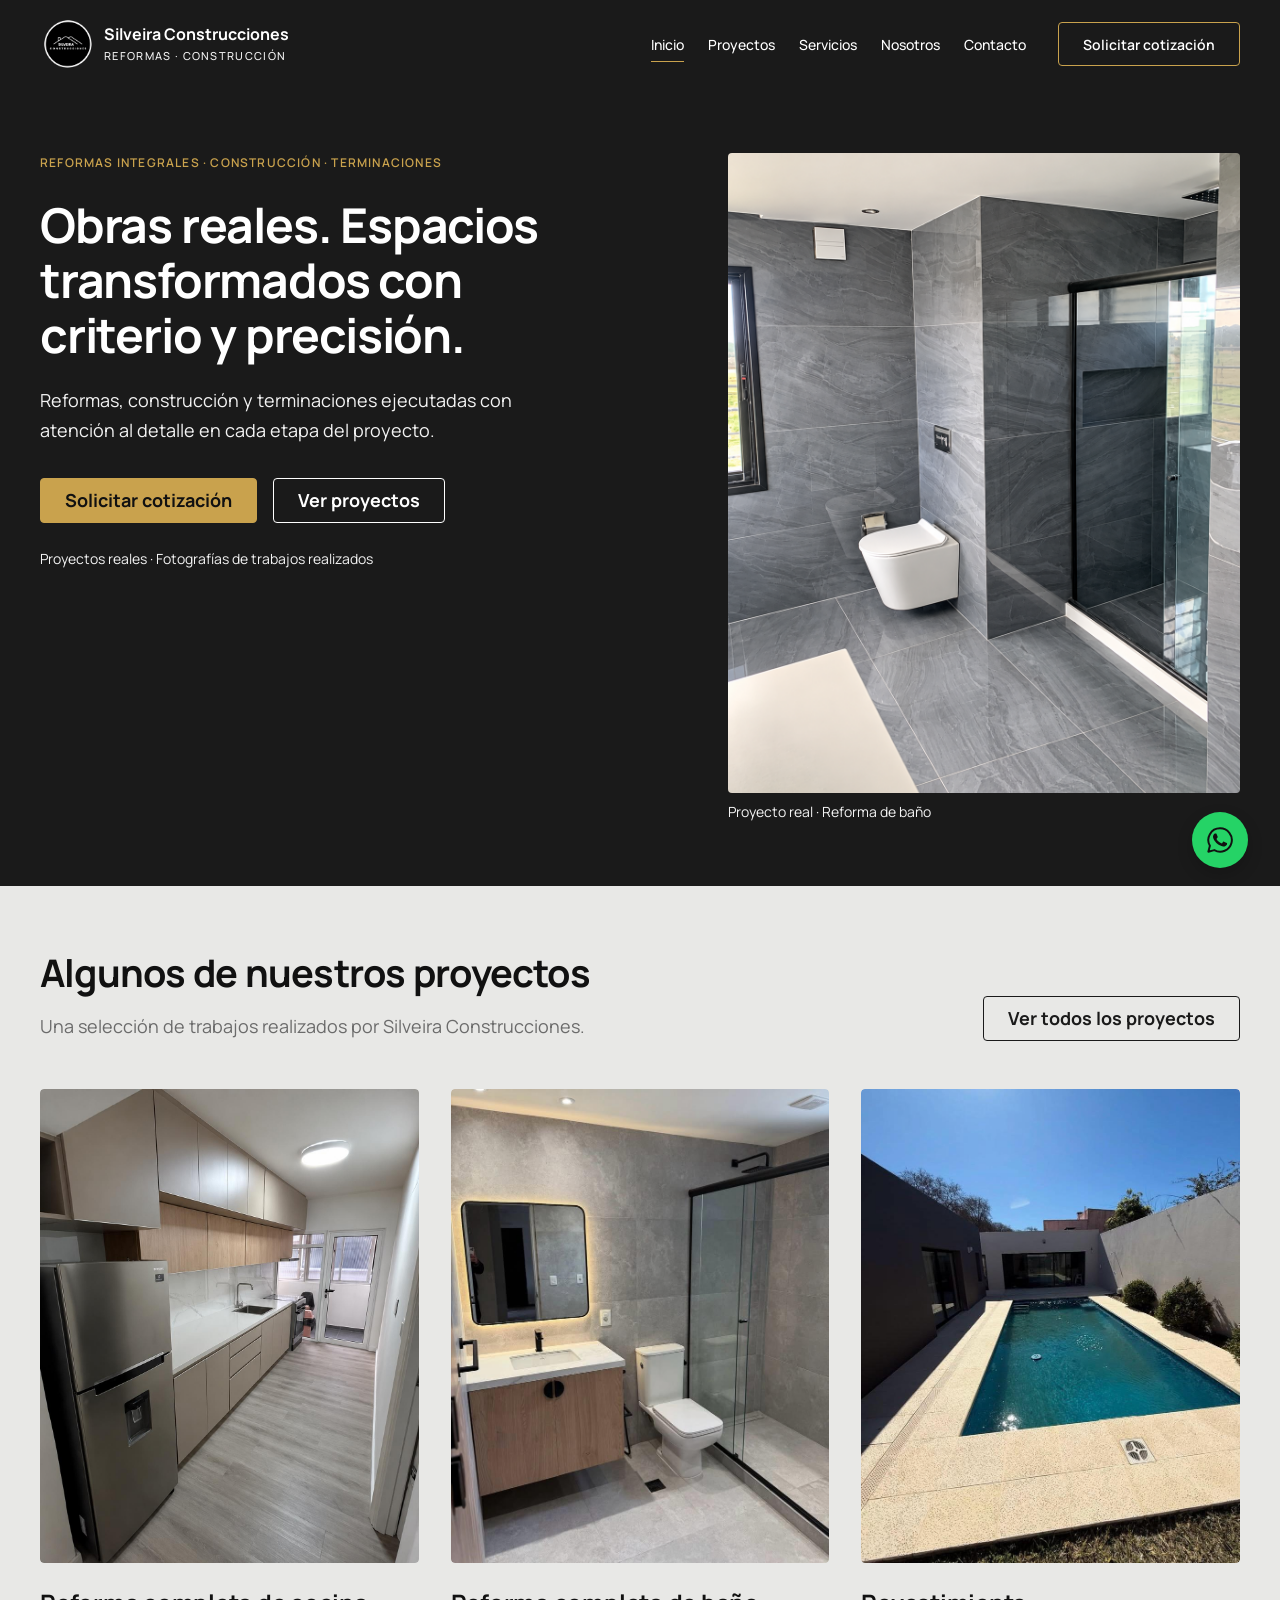
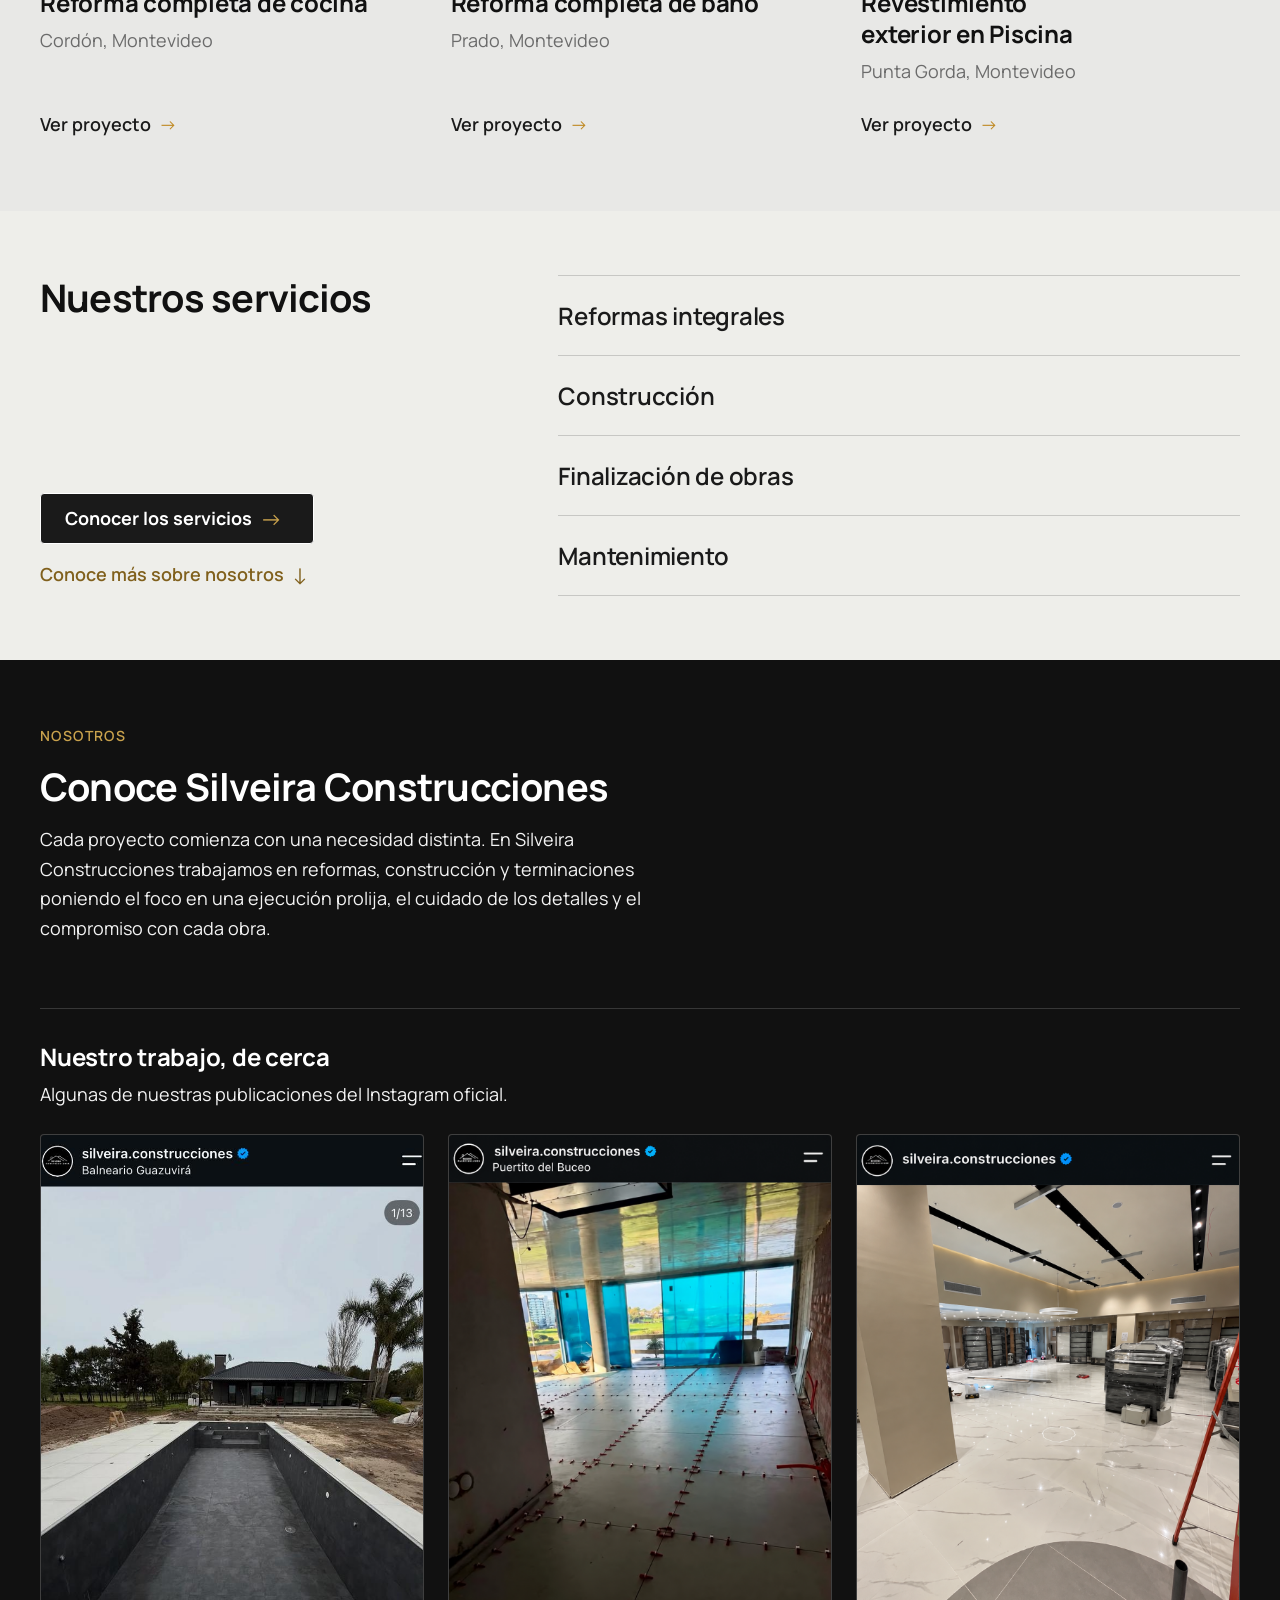
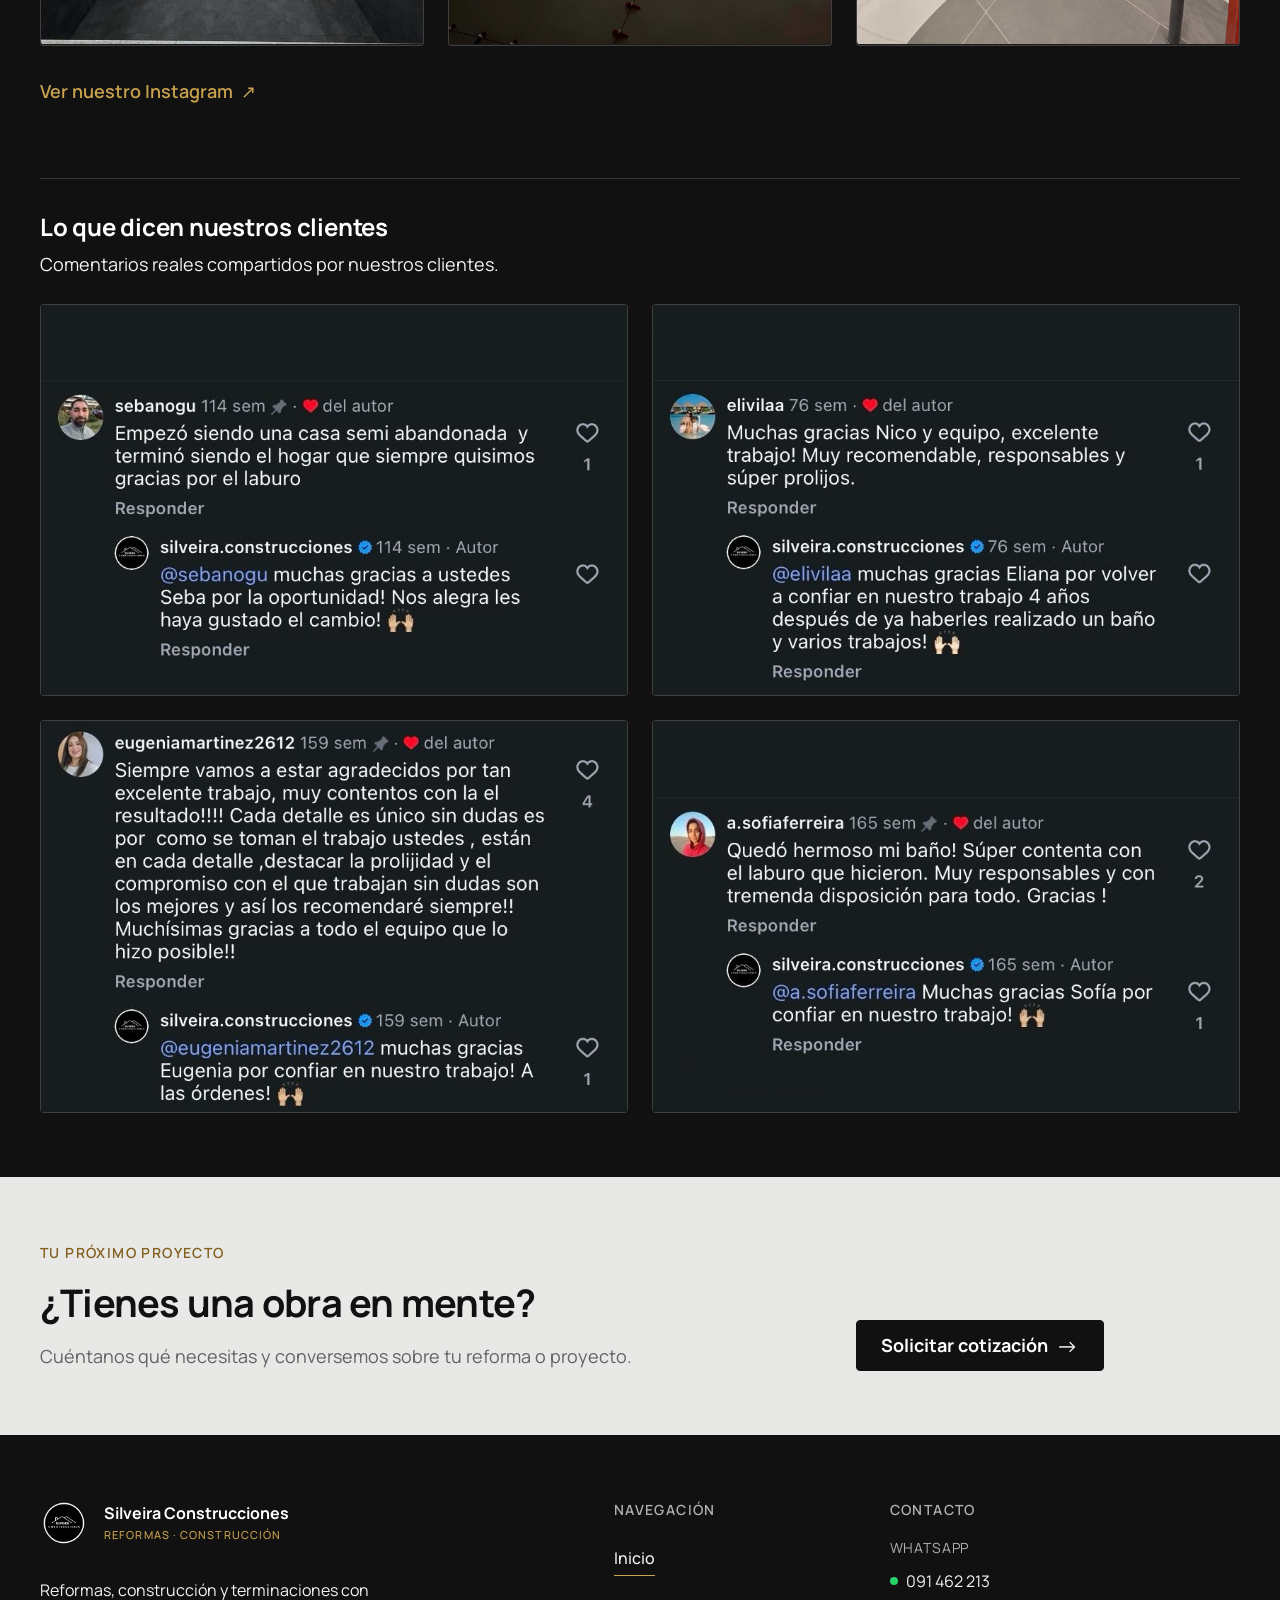
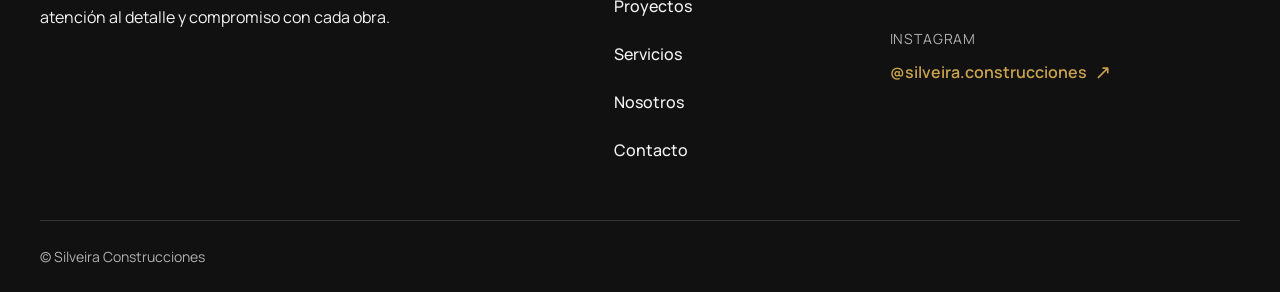
<file: index.html>
<!doctype html>
<html lang="es">
  <head>
    <meta charset="UTF-8" />
    <meta name="viewport" content="width=device-width, initial-scale=1.0" />
    <meta
      name="description"
      content="Reformas, construcción y terminaciones con atención al detalle. Conocé los proyectos de Silveira Construcciones y solicitá tu cotización."
    />
    <title>Inicio | Silveira Construcciones</title>
    <link rel="icon" type="image/png" href="images/brand/silveira-logo.png" />
    <link rel="stylesheet" href="css/style.css" />
    <script src="js/script.js" defer></script>
    <script type="module" src="js/projects.js"></script>
  </head>
  <body>
    <a class="skip-link" href="#contenido-principal">
      Saltar al contenido principal
    </a>

    <!-- =========================
       CABECERA Y NAVEGACIÓN
  ========================= -->
    <header class="site-header">
      <div class="container site-header__inner">
        <a
          class="header-brand"
          href="./"
          aria-label="Silveira Construcciones — Inicio"
        >
          <img
            class="header-brand__logo"
            src="images/brand/silveira-logo.png"
            alt=""
          />
          <span class="header-brand__text">
            <span class="header-brand__name">Silveira Construcciones</span>
            <span class="header-brand__tagline">REFORMAS · CONSTRUCCIÓN</span>
          </span>
        </a>
        <button
          class="menu-toggle"
          type="button"
          aria-controls="main-navigation"
          aria-expanded="false"
          aria-label="Abrir menú de navegación"
          hidden
        >
          <span class="menu-toggle__icon" aria-hidden="true">
            <span></span>
            <span></span>
            <span></span>
          </span>
          <span>Menú</span>
        </button>
        <nav
          id="main-navigation"
          class="main-nav"
          aria-label="Navegación principal"
        >
          <ul class="nav-list">
            <li>
              <a class="nav-link" href="./" aria-current="page">Inicio</a>
            </li>
            <li><a class="nav-link" href="proyectos/">Proyectos</a></li>
            <li><a class="nav-link" href="servicios/">Servicios</a></li>
            <li><a class="nav-link" href="#nosotros">Nosotros</a></li>
            <li><a class="nav-link" href="contacto/">Contacto</a></li>
          </ul>
          <a
            class="button-link button-link--secondary header-cta"
            href="contacto/"
          >
            Solicitar cotización
          </a>
        </nav>
      </div>
    </header>

    <main id="contenido-principal" tabindex="-1">
      <!-- =========================
         PRESENTACIÓN
    ========================= -->
      <section class="hero" aria-labelledby="page-title">
        <div class="container hero__inner">
          <div class="hero__content">
            <p class="hero__eyebrow">
              REFORMAS INTEGRALES · CONSTRUCCIÓN · TERMINACIONES
            </p>
            <h1 id="page-title">
              Obras reales. Espacios transformados con criterio y precisión.
            </h1>
            <p class="hero__description">
              Reformas, construcción y terminaciones ejecutadas con atención al
              detalle en cada etapa del proyecto.
            </p>
            <div class="hero__actions">
              <a class="button-link" href="contacto/">Solicitar cotización</a>
              <a class="button-link button-link--secondary" href="proyectos/">
                Ver proyectos
              </a>
            </div>
            <p class="hero__proof">
              Proyectos reales · Fotografías de trabajos realizados
            </p>
          </div>
          <figure class="hero__media">
            <img
              class="hero__image"
              src="images/hero/hero-bathroom.png"
              alt="Baño reformado con revestimiento gris, mampara de vidrio y perfiles negros."
              fetchpriority="high"
            />
            <figcaption>Proyecto real · Reforma de baño</figcaption>
          </figure>
        </div>
      </section>

      <section
        id="home-projects"
        class="projects-section section-spacing"
        aria-labelledby="home-projects-title"
      >
        <div class="container">
          <header class="projects-section__header">
            <div class="projects-intro">
              <h2 id="home-projects-title">Algunos de nuestros proyectos</h2>
              <p>
                Una selección de trabajos realizados por Silveira
                Construcciones.
              </p>
            </div>
            <a
              class="button-link button-link--secondary projects-section__link"
              href="proyectos/"
            >
              Ver todos los proyectos
            </a>
          </header>
          <div class="projects-grid" data-projects="home"></div>
        </div>
      </section>

      <section
        id="servicios"
        class="services-section section-spacing"
        aria-labelledby="servicios-title"
      >
        <div class="container services-section__inner">
          <header class="services-section__header">
            <h2 id="servicios-title">Nuestros servicios</h2>
          </header>
          <ul class="services-list">
            <li>Reformas integrales</li>
            <li>Construcción</li>
            <li>Finalización de obras</li>
            <li>Mantenimiento</li>
          </ul>
          <div class="services-section__actions">
            <a
              class="button-link button-link--secondary services-section__link"
              href="servicios/"
            >
              <span class="services-section__link-text">
                Conocer los servicios
              </span>
            </a>
            <a class="services-section__explore" href="#nosotros">
              Conoce más sobre nosotros
            </a>
          </div>
        </div>
      </section>

      <section
        id="nosotros"
        class="home-about section-spacing"
        aria-labelledby="nosotros-title"
      >
        <div class="container">
          <header class="home-about__intro">
            <p class="home-about__eyebrow">NOSOTROS</p>
            <h2 id="nosotros-title">Conoce Silveira Construcciones</h2>
            <p class="home-about__description">
              Cada proyecto comienza con una necesidad distinta. En Silveira
              Construcciones trabajamos en reformas, construcción y
              terminaciones poniendo el foco en una ejecución prolija, el
              cuidado de los detalles y el compromiso con cada obra.
            </p>
          </header>

          <section
            id="instagram"
            class="home-about__subsection"
            aria-labelledby="instagram-title"
          >
            <header class="home-about__subsection-header">
              <h3 id="instagram-title">Nuestro trabajo, de cerca</h3>
              <p class="home-about__description">
                Algunas de nuestras publicaciones del Instagram oficial.
              </p>
            </header>
            <ul class="home-about__posts">
              <li class="home-about__post">
                <a
                  class="home-about__post-link"
                  href="https://www.instagram.com/p/DdKcmoMlL9q/"
                  target="_blank"
                  rel="noopener noreferrer"
                  aria-label="Ver publicación de Silveira Construcciones sobre la piscina en Balneario Guazuvirá en Instagram (se abre en una nueva pestaña)"
                >
                  <img
                    src="images/instagram/piscina-guazuvira-instagram-3x4.png"
                    alt="Captura de una publicación del Instagram de Silveira Construcciones: piscina vacía revestida en tonos oscuros en Balneario Guazuvirá, con una residencia al fondo."
                    width="702"
                    height="936"
                    loading="lazy"
                    decoding="async"
                  />
                </a>
              </li>
              <li class="home-about__post">
                <a
                  class="home-about__post-link"
                  href="https://www.instagram.com/p/DYR6i8Tjaoy/?img_index=15"
                  target="_blank"
                  rel="noopener noreferrer"
                  aria-label="Ver publicación de Silveira Construcciones sobre el trabajo en Edificio Ame en Instagram (se abre en una nueva pestaña)"
                >
                  <img
                    src="images/instagram/edificio-ame-instagram-3x4.png"
                    alt="Captura de una publicación del Instagram de Silveira Construcciones: instalación de grandes piezas de porcelanato con niveladores visibles en un ambiente en obras del Edificio Ame."
                    width="702"
                    height="936"
                    loading="lazy"
                    decoding="async"
                  />
                </a>
              </li>
              <li class="home-about__post">
                <a
                  class="home-about__post-link"
                  href="https://www.instagram.com/p/DFDsxB-Jdi2/?img_index=2"
                  target="_blank"
                  rel="noopener noreferrer"
                  aria-label="Ver publicación de Silveira Construcciones sobre la farmacia San Roque en Punta Carretas Shopping en Instagram (se abre en una nueva pestaña)"
                >
                  <img
                    src="images/instagram/san-roque-punta-carretas-instagram-3x4.png"
                    alt="Publicación del Instagram de Silveira Construcciones: interior de la farmacia San Roque en Punta Carretas Shopping durante trabajos de colocación de porcelanato."
                    width="1086"
                    height="1448"
                    loading="lazy"
                    decoding="async"
                  />
                </a>
              </li>
            </ul>
            <div class="home-about__instagram-actions">
              <a
                class="home-about__instagram-link"
                href="https://www.instagram.com/silveira.construcciones/"
                target="_blank"
                rel="noopener noreferrer"
                aria-label="Ver nuestro Instagram (se abre en una nueva pestaña)"
              >
                Ver nuestro Instagram
              </a>
            </div>
          </section>

          <section
            id="testimonios"
            class="home-about__subsection"
            aria-labelledby="testimonios-title"
          >
            <header class="home-about__subsection-header">
              <h3 id="testimonios-title">Lo que dicen nuestros clientes</h3>
              <p class="home-about__description">
                Comentarios reales compartidos por nuestros clientes.
              </p>
            </header>
            <ul class="home-about__comments">
              <li class="home-about__comment">
                <img
                  src="images/testimonials/img-01.jpg"
                  alt="Comentario de sebanogu: «Empezó siendo una casa semi abandonada y terminó siendo el hogar que siempre quisimos gracias por el laburo»"
                  width="828"
                  height="552"
                  loading="lazy"
                  decoding="async"
                />
              </li>
              <li class="home-about__comment">
                <img
                  src="images/testimonials/img-02.jpg"
                  alt="Comentario de elivilaa: «Muchas gracias Nico y equipo, excelente trabajo! Muy recomendable, responsables y súper prolijos.»"
                  width="828"
                  height="552"
                  loading="lazy"
                  decoding="async"
                />
              </li>
              <li class="home-about__comment">
                <img
                  src="images/testimonials/img-03.jpg"
                  alt="Comentario de eugeniamartinez2612: «Siempre vamos a estar agradecidos por tan excelente trabajo, muy contentos con la el resultado!!!! Cada detalle es único sin dudas es por como se toman el trabajo ustedes , están en cada detalle ,destacar la prolijidad y el compromiso con el que trabajan sin dudas son los mejores y así los recomendaré siempre!! Muchísimas gracias a todo el equipo que lo hizo posible!!»"
                  width="828"
                  height="552"
                  loading="lazy"
                  decoding="async"
                />
              </li>
              <li class="home-about__comment">
                <img
                  src="images/testimonials/img-04.jpg"
                  alt="Comentario de a.sofiaferreira: «Quedó hermoso mi baño! Súper contenta con el laburo que hicieron. Muy responsables y con tremenda disposición para todo. Gracias !»"
                  width="828"
                  height="552"
                  loading="lazy"
                  decoding="async"
                />
              </li>
            </ul>
          </section>
        </div>
      </section>

      <section id="proceso" aria-labelledby="proceso-title" hidden>
        <h2 id="proceso-title">Cómo trabajamos</h2>
        <!-- Pendiente: confirmar las etapas del proceso de trabajo antes de incorporarlas en una lista ordenada. -->
      </section>

      <section
        id="cotizacion"
        class="contact-cta"
        aria-labelledby="cotizacion-title"
      >
        <div class="container contact-cta__inner">
          <div class="contact-cta__content">
            <p class="contact-cta__eyebrow">TU PRÓXIMO PROYECTO</p>
            <h2 id="cotizacion-title">¿Tienes una obra en mente?</h2>
            <p class="contact-cta__description">
              Cuéntanos qué necesitas y conversemos sobre tu reforma o proyecto.
            </p>
          </div>
          <a class="button-link contact-cta__link" href="contacto/">
            Solicitar cotización
            <span aria-hidden="true">→</span>
          </a>
        </div>
      </section>
    </main>

    <!-- =========================
       PIE DE PÁGINA
  ========================= -->
    <footer class="site-footer">
      <div class="container site-footer__inner">
        <div class="site-footer__main">
          <div class="site-footer__brand-column">
            <a
              class="site-footer__brand"
              href="./"
              aria-label="Silveira Construcciones — Inicio"
            >
              <img
                class="site-footer__brand-logo"
                src="images/brand/silveira-logo.png"
                alt=""
              />
              <span class="site-footer__brand-text">
                <span class="site-footer__brand-name">
                  Silveira Construcciones
                </span>
                <span class="site-footer__brand-tagline">
                  REFORMAS · CONSTRUCCIÓN
                </span>
              </span>
            </a>
            <p class="site-footer__description">
              Reformas, construcción y terminaciones con atención al detalle y
              compromiso con cada obra.
            </p>
          </div>
          <nav
            class="site-footer__nav"
            aria-label="Navegación del pie de página"
          >
            <h2 class="site-footer__column-title">NAVEGACIÓN</h2>
            <ul class="site-footer__nav-list">
              <li>
                <a class="site-footer__nav-link" href="./" aria-current="page">
                  Inicio
                </a>
              </li>
              <li>
                <a class="site-footer__nav-link" href="proyectos/">Proyectos</a>
              </li>
              <li>
                <a class="site-footer__nav-link" href="servicios/">Servicios</a>
              </li>
              <li>
                <a class="site-footer__nav-link" href="#nosotros">Nosotros</a>
              </li>
              <li>
                <a class="site-footer__nav-link" href="contacto/">Contacto</a>
              </li>
            </ul>
          </nav>
          <div class="site-footer__contact">
            <h2 class="site-footer__column-title">CONTACTO</h2>
            <address class="site-footer__contact-details">
              <div class="site-footer__contact-group">
                <p class="site-footer__contact-label">WHATSAPP</p>
                <a
                  class="site-footer__whatsapp"
                  href="https://wa.me/59891462213?text=Hola%2C%20vengo%20desde%20el%20sitio%20web%20de%20Silveira%20Construcciones%20y%20me%20gustar%C3%ADa%20consultar%20por%20mi%20reforma%2Fproyecto."
                  target="_blank"
                  rel="noopener noreferrer"
                >
                  091 462 213
                </a>
              </div>
              <div class="site-footer__contact-group">
                <p class="site-footer__contact-label">INSTAGRAM</p>
                <a
                  class="site-footer__instagram"
                  href="https://www.instagram.com/silveira.construcciones/"
                  target="_blank"
                  rel="noopener noreferrer"
                >
                  @silveira.construcciones
                  <span aria-hidden="true">↗</span>
                </a>
              </div>
            </address>
          </div>
        </div>
        <p class="site-footer__bottom">&copy; Silveira Construcciones</p>
      </div>
    </footer>

    <a
      class="floating-whatsapp"
      href="https://wa.me/59891462213?text=Hola%2C%20vengo%20desde%20el%20sitio%20web%20de%20Silveira%20Construcciones%20y%20me%20gustar%C3%ADa%20consultar%20por%20mi%20reforma%2Fproyecto."
      target="_blank"
      rel="noopener noreferrer"
      aria-label="Consultar ahora por WhatsApp (se abre en una nueva pestaña)"
    >
      <span class="floating-whatsapp__label">Consultar ahora</span>
      <svg
        class="floating-whatsapp__icon"
        xmlns="http://www.w3.org/2000/svg"
        viewBox="0 0 24 24"
        fill="currentColor"
        aria-hidden="true"
        focusable="false"
      >
        <path
          d="M12 2a10 10 0 0 0-8.66 15L2 22l5.13-1.35A10 10 0 1 0 12 2Z"
          fill="none"
          stroke="currentColor"
          stroke-width="1.7"
          stroke-linejoin="round"
        />
        <path
          d="M17.472 14.382c-.297-.149-1.758-.867-2.03-.967-.273-.099-.471-.148-.67.15-.197.297-.767.966-.94 1.164-.173.199-.347.223-.644.075-.297-.149-1.255-.463-2.39-1.475-.883-.788-1.48-1.761-1.653-2.059-.173-.297-.018-.458.13-.606.134-.133.298-.347.446-.521.149-.173.198-.297.298-.496.099-.198.05-.372-.025-.521-.075-.148-.669-1.611-.916-2.206-.242-.579-.487-.5-.669-.51l-.57-.01c-.198 0-.52.074-.792.372-.272.297-1.04 1.016-1.04 2.479 0 1.462 1.065 2.875 1.213 3.074.149.198 2.096 3.2 5.077 4.487.709.306 1.262.489 1.694.626.712.226 1.36.194 1.871.118.571-.085 1.758-.719 2.006-1.413.248-.694.248-1.289.173-1.413-.074-.124-.272-.198-.57-.347Z"
        />
      </svg>
    </a>
  </body>
</html>
</file>
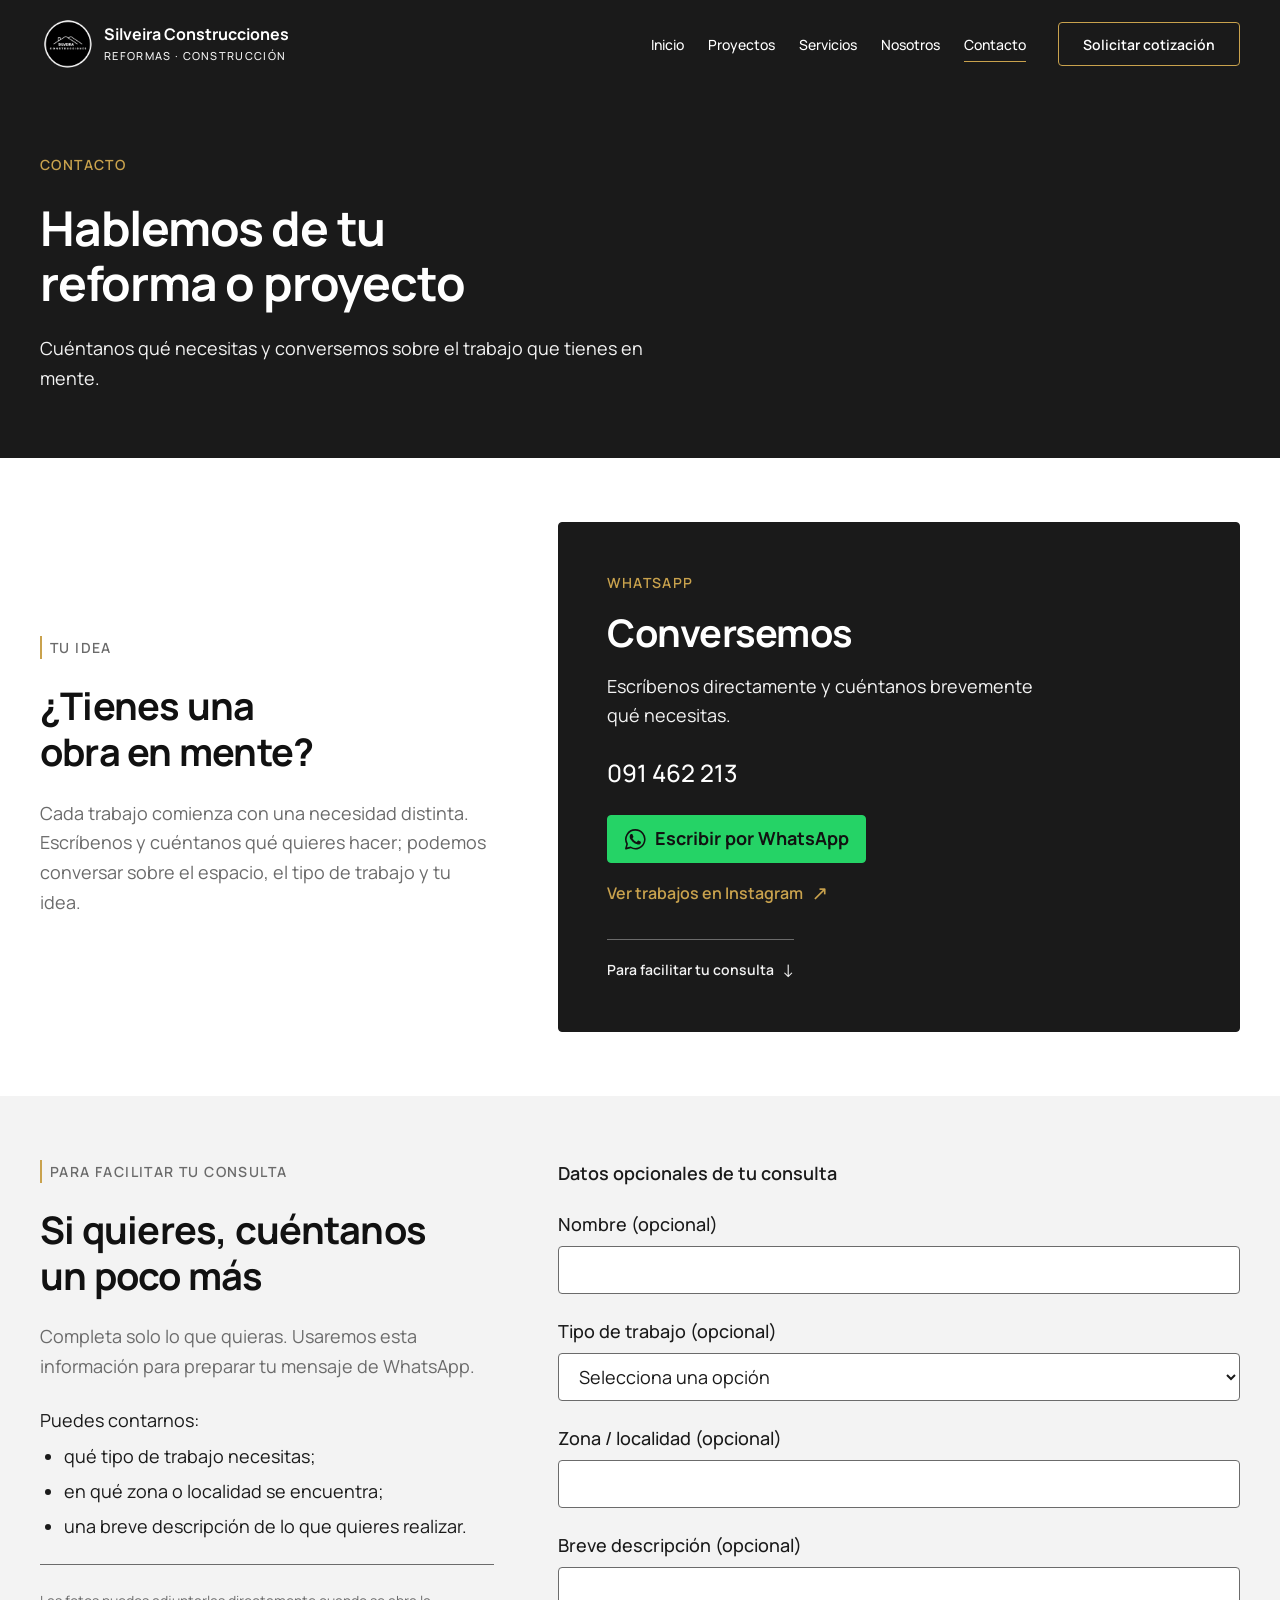
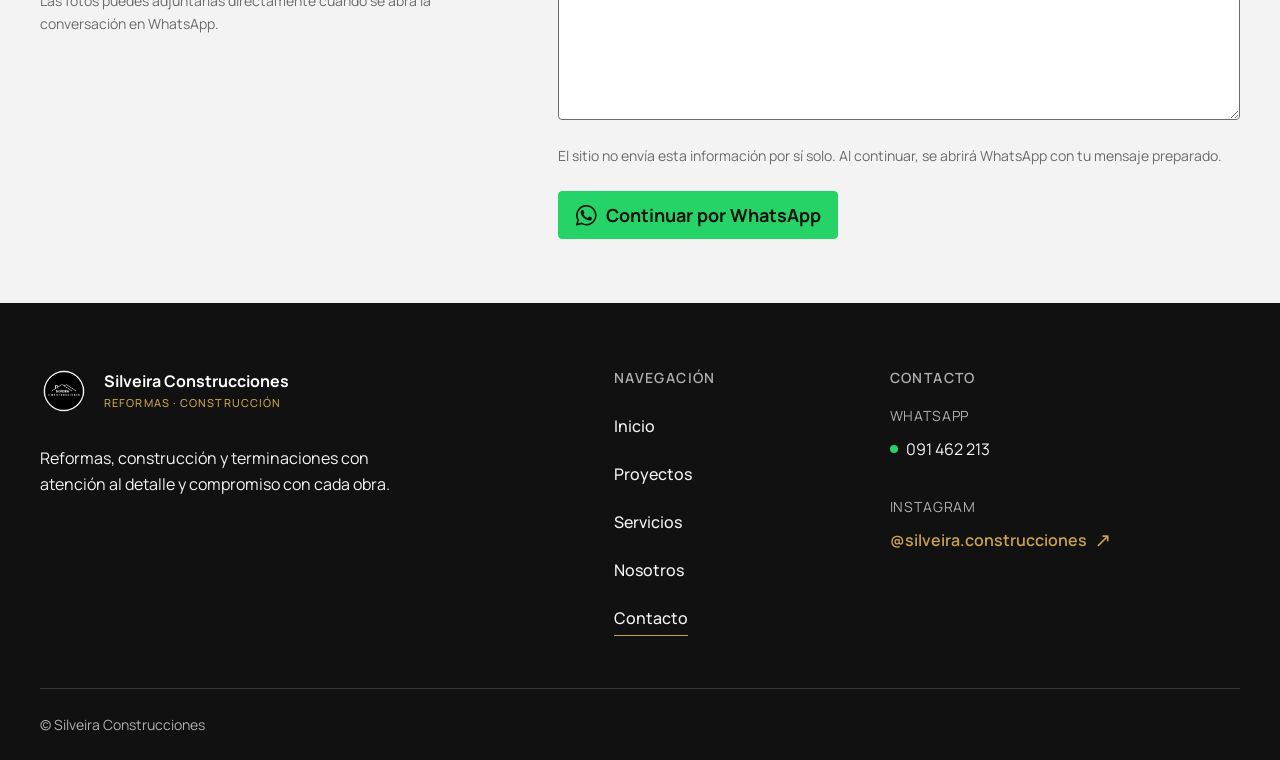
<file: contacto/index.html>
<!doctype html>
<html lang="es">
  <head>
    <meta charset="UTF-8" />
    <meta name="viewport" content="width=device-width, initial-scale=1.0" />
    <meta
      name="description"
      content="Contactá a Silveira Construcciones por WhatsApp y consultanos por tu reforma, construcción o proyecto. Estamos para ayudarte."
    />
    <title>Contacto | Silveira Construcciones</title>
    <link
      rel="icon"
      type="image/png"
      href="../images/brand/silveira-logo.png"
    />
    <link rel="stylesheet" href="../css/style.css" />
    <script src="../js/script.js" defer></script>
  </head>
  <body>
    <a class="skip-link" href="#contenido-principal">
      Saltar al contenido principal
    </a>

    <!-- =========================
       CABECERA Y NAVEGACIÓN
  ========================= -->
    <header class="site-header">
      <div class="container site-header__inner">
        <a
          class="header-brand"
          href="../"
          aria-label="Silveira Construcciones — Inicio"
        >
          <img
            class="header-brand__logo"
            src="../images/brand/silveira-logo.png"
            alt=""
          />
          <span class="header-brand__text">
            <span class="header-brand__name">Silveira Construcciones</span>
            <span class="header-brand__tagline">REFORMAS · CONSTRUCCIÓN</span>
          </span>
        </a>
        <button
          class="menu-toggle"
          type="button"
          aria-controls="main-navigation"
          aria-expanded="false"
          aria-label="Abrir menú de navegación"
          hidden
        >
          <span class="menu-toggle__icon" aria-hidden="true">
            <span></span>
            <span></span>
            <span></span>
          </span>
          <span>Menú</span>
        </button>
        <nav
          id="main-navigation"
          class="main-nav"
          aria-label="Navegación principal"
        >
          <ul class="nav-list">
            <li><a class="nav-link" href="../">Inicio</a></li>
            <li><a class="nav-link" href="../proyectos/">Proyectos</a></li>
            <li><a class="nav-link" href="../servicios/">Servicios</a></li>
            <li><a class="nav-link" href="../#nosotros">Nosotros</a></li>
            <li>
              <a class="nav-link" href="../contacto/" aria-current="page">
                Contacto
              </a>
            </li>
          </ul>
          <a
            class="button-link button-link--secondary header-cta"
            href="../contacto/"
          >
            Solicitar cotización
          </a>
        </nav>
      </div>
    </header>

    <main id="contenido-principal" tabindex="-1">
      <header class="contact-page-intro section-spacing">
        <div class="container contact-page-intro__inner">
          <p class="contact-page-intro__eyebrow">CONTACTO</p>
          <h1 id="page-title">Hablemos de tu reforma o proyecto</h1>
          <p class="contact-page-intro__description">
            Cuéntanos qué necesitas y conversemos sobre el trabajo que tienes en
            mente.
          </p>
        </div>
      </header>

      <section
        id="medios-de-contacto"
        class="contact-section section-spacing"
        aria-labelledby="contact-idea-title"
      >
        <div class="container contact-section__inner">
          <div class="contact-section__content">
            <p class="contact-section__eyebrow">TU IDEA</p>
            <h2 id="contact-idea-title">¿Tienes una obra en mente?</h2>
            <p class="contact-section__description">
              Cada trabajo comienza con una necesidad distinta. Escríbenos y
              cuéntanos qué quieres hacer; podemos conversar sobre el espacio,
              el tipo de trabajo y tu idea.
            </p>
          </div>

          <div class="contact-card">
            <p class="contact-card__eyebrow">WHATSAPP</p>
            <h2 id="contact-card-title" class="contact-card__title">
              Conversemos
            </h2>
            <p class="contact-card__description">
              Escríbenos directamente y cuéntanos brevemente qué necesitas.
            </p>
            <address class="contact-card__number">091 462 213</address>
            <div class="contact-card__actions">
              <a
                class="button-link contact-card__whatsapp"
                href="https://wa.me/59891462213?text=Hola%2C%20vengo%20desde%20el%20sitio%20web%20de%20Silveira%20Construcciones%20y%20me%20gustar%C3%ADa%20consultar%20por%20mi%20reforma%2Fproyecto."
                target="_blank"
                rel="noopener noreferrer"
              >
                <svg
                  class="contact-whatsapp-icon"
                  xmlns="http://www.w3.org/2000/svg"
                  viewBox="0 0 24 24"
                  fill="currentColor"
                  aria-hidden="true"
                  focusable="false"
                >
                  <path
                    d="M12 2a10 10 0 0 0-8.66 15L2 22l5.13-1.35A10 10 0 1 0 12 2Z"
                    fill="none"
                    stroke="currentColor"
                    stroke-width="1.7"
                    stroke-linejoin="round"
                  />
                  <path
                    d="M17.472 14.382c-.297-.149-1.758-.867-2.03-.967-.273-.099-.471-.148-.67.15-.197.297-.767.966-.94 1.164-.173.199-.347.223-.644.075-.297-.149-1.255-.463-2.39-1.475-.883-.788-1.48-1.761-1.653-2.059-.173-.297-.018-.458.13-.606.134-.133.298-.347.446-.521.149-.173.198-.297.298-.496.099-.198.05-.372-.025-.521-.075-.148-.669-1.611-.916-2.206-.242-.579-.487-.5-.669-.51l-.57-.01c-.198 0-.52.074-.792.372-.272.297-1.04 1.016-1.04 2.479 0 1.462 1.065 2.875 1.213 3.074.149.198 2.096 3.2 5.077 4.487.709.306 1.262.489 1.694.626.712.226 1.36.194 1.871.118.571-.085 1.758-.719 2.006-1.413.248-.694.248-1.289.173-1.413-.074-.124-.272-.198-.57-.347Z"
                  />
                </svg>
                Escribir por WhatsApp
              </a>
              <a
                class="contact-card__instagram"
                href="https://www.instagram.com/silveira.construcciones/"
                target="_blank"
                rel="noopener noreferrer"
              >
                Ver trabajos en Instagram
                <span aria-hidden="true">↗</span>
              </a>
            </div>
            <a class="contact-card__guide-link" href="#preparar-consulta">
              Para facilitar tu consulta
              <span aria-hidden="true">↓</span>
            </a>
          </div>
        </div>
      </section>

      <section
        id="preparar-consulta"
        class="contact-prepare section-spacing"
        aria-labelledby="contact-prepare-title"
      >
        <div class="container contact-prepare__inner">
          <div class="contact-prepare__content">
            <p class="contact-prepare__eyebrow">PARA FACILITAR TU CONSULTA</p>
            <h2 id="contact-prepare-title">
              Si quieres, cuéntanos un poco más
            </h2>
            <p class="contact-prepare__description">
              Completa solo lo que quieras. Usaremos esta información para
              preparar tu mensaje de WhatsApp.
            </p>
            <div class="contact-prepare__tips">
              <p>Puedes contarnos:</p>
              <ul>
                <li>qué tipo de trabajo necesitas;</li>
                <li>en qué zona o localidad se encuentra;</li>
                <li>una breve descripción de lo que quieres realizar.</li>
              </ul>
            </div>
            <p class="contact-prepare__photos">
              Las fotos puedes adjuntarlas directamente cuando se abra la
              conversación en WhatsApp.
            </p>
          </div>

          <form
            class="contact-form"
            data-contact-whatsapp-form
            aria-labelledby="contact-prepare-title"
            aria-describedby="contact-form-status"
          >
            <fieldset class="contact-form__fields" disabled>
              <legend class="contact-form__legend">
                Datos opcionales de tu consulta
              </legend>
              <div class="contact-form__field">
                <label for="contact-name">Nombre (opcional)</label>
                <input
                  id="contact-name"
                  name="name"
                  type="text"
                  autocomplete="name"
                />
              </div>
              <div class="contact-form__field">
                <label for="contact-work-type">
                  Tipo de trabajo (opcional)
                </label>
                <select id="contact-work-type" name="workType">
                  <option value="">Selecciona una opción</option>
                  <option value="Reforma integral">Reforma integral</option>
                  <option value="Baño">Baño</option>
                  <option value="Cocina">Cocina</option>
                  <option value="Revestimiento">Revestimiento</option>
                  <option value="Construcción">Construcción</option>
                  <option value="Terminaciones">Terminaciones</option>
                  <option value="Otro">Otro</option>
                </select>
              </div>
              <div class="contact-form__field">
                <label for="contact-location">
                  Zona / localidad (opcional)
                </label>
                <input
                  id="contact-location"
                  name="location"
                  type="text"
                  autocomplete="address-level2"
                />
              </div>
              <div class="contact-form__field">
                <label for="contact-description">
                  Breve descripción (opcional)
                </label>
                <textarea
                  id="contact-description"
                  name="description"
                  rows="5"
                ></textarea>
              </div>
              <p id="contact-form-status" class="contact-form__note">
                El sitio no envía esta información por sí solo. Al continuar, se
                abrirá WhatsApp con tu mensaje preparado.
              </p>
              <button class="button-link contact-form__submit" type="submit">
                <svg
                  class="contact-whatsapp-icon"
                  xmlns="http://www.w3.org/2000/svg"
                  viewBox="0 0 24 24"
                  fill="currentColor"
                  aria-hidden="true"
                  focusable="false"
                >
                  <path
                    d="M12 2a10 10 0 0 0-8.66 15L2 22l5.13-1.35A10 10 0 1 0 12 2Z"
                    fill="none"
                    stroke="currentColor"
                    stroke-width="1.7"
                    stroke-linejoin="round"
                  />
                  <path
                    d="M17.472 14.382c-.297-.149-1.758-.867-2.03-.967-.273-.099-.471-.148-.67.15-.197.297-.767.966-.94 1.164-.173.199-.347.223-.644.075-.297-.149-1.255-.463-2.39-1.475-.883-.788-1.48-1.761-1.653-2.059-.173-.297-.018-.458.13-.606.134-.133.298-.347.446-.521.149-.173.198-.297.298-.496.099-.198.05-.372-.025-.521-.075-.148-.669-1.611-.916-2.206-.242-.579-.487-.5-.669-.51l-.57-.01c-.198 0-.52.074-.792.372-.272.297-1.04 1.016-1.04 2.479 0 1.462 1.065 2.875 1.213 3.074.149.198 2.096 3.2 5.077 4.487.709.306 1.262.489 1.694.626.712.226 1.36.194 1.871.118.571-.085 1.758-.719 2.006-1.413.248-.694.248-1.289.173-1.413-.074-.124-.272-.198-.57-.347Z"
                  />
                </svg>
                Continuar por WhatsApp
              </button>
            </fieldset>
            <noscript>
              <p class="contact-form__note">
                Para escribirnos sin JavaScript, usa el enlace «Escribir por
                WhatsApp» de la sección de contacto.
              </p>
            </noscript>
          </form>
        </div>
      </section>
    </main>

    <!-- =========================
       PIE DE PÁGINA
  ========================= -->
    <footer class="site-footer">
      <div class="container site-footer__inner">
        <div class="site-footer__main">
          <div class="site-footer__brand-column">
            <a
              class="site-footer__brand"
              href="../"
              aria-label="Silveira Construcciones — Inicio"
            >
              <img
                class="site-footer__brand-logo"
                src="../images/brand/silveira-logo.png"
                alt=""
              />
              <span class="site-footer__brand-text">
                <span class="site-footer__brand-name">
                  Silveira Construcciones
                </span>
                <span class="site-footer__brand-tagline">
                  REFORMAS · CONSTRUCCIÓN
                </span>
              </span>
            </a>
            <p class="site-footer__description">
              Reformas, construcción y terminaciones con atención al detalle y
              compromiso con cada obra.
            </p>
          </div>
          <nav
            class="site-footer__nav"
            aria-label="Navegación del pie de página"
          >
            <h2 class="site-footer__column-title">NAVEGACIÓN</h2>
            <ul class="site-footer__nav-list">
              <li><a class="site-footer__nav-link" href="../">Inicio</a></li>
              <li>
                <a class="site-footer__nav-link" href="../proyectos/">
                  Proyectos
                </a>
              </li>
              <li>
                <a class="site-footer__nav-link" href="../servicios/">
                  Servicios
                </a>
              </li>
              <li>
                <a class="site-footer__nav-link" href="../#nosotros">
                  Nosotros
                </a>
              </li>
              <li>
                <a
                  class="site-footer__nav-link"
                  href="../contacto/"
                  aria-current="page"
                >
                  Contacto
                </a>
              </li>
            </ul>
          </nav>
          <div class="site-footer__contact">
            <h2 class="site-footer__column-title">CONTACTO</h2>
            <address class="site-footer__contact-details">
              <div class="site-footer__contact-group">
                <p class="site-footer__contact-label">WHATSAPP</p>
                <a
                  class="site-footer__whatsapp"
                  href="https://wa.me/59891462213?text=Hola%2C%20vengo%20desde%20el%20sitio%20web%20de%20Silveira%20Construcciones%20y%20me%20gustar%C3%ADa%20consultar%20por%20mi%20reforma%2Fproyecto."
                  target="_blank"
                  rel="noopener noreferrer"
                >
                  091 462 213
                </a>
              </div>
              <div class="site-footer__contact-group">
                <p class="site-footer__contact-label">INSTAGRAM</p>
                <a
                  class="site-footer__instagram"
                  href="https://www.instagram.com/silveira.construcciones/"
                  target="_blank"
                  rel="noopener noreferrer"
                >
                  @silveira.construcciones
                  <span aria-hidden="true">↗</span>
                </a>
              </div>
            </address>
          </div>
        </div>
        <p class="site-footer__bottom">&copy; Silveira Construcciones</p>
      </div>
    </footer>
  </body>
</html>
</file>
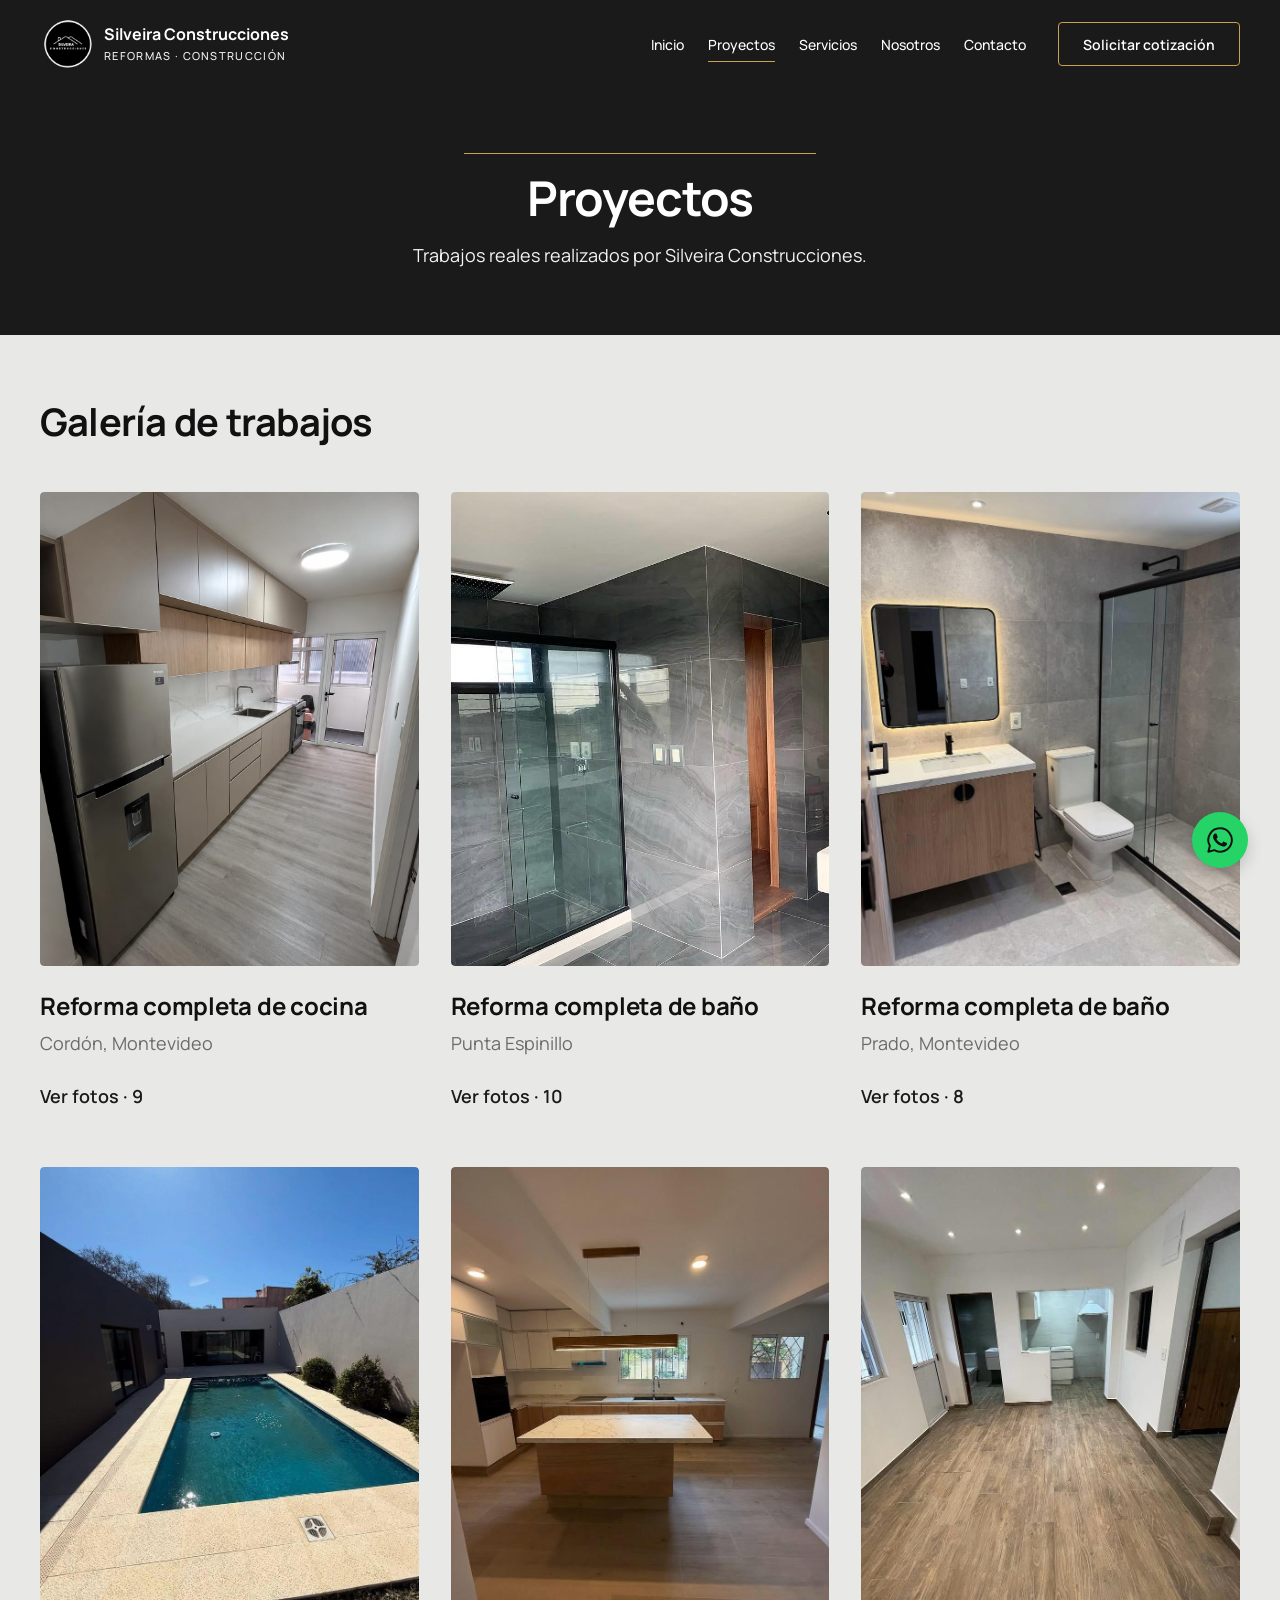
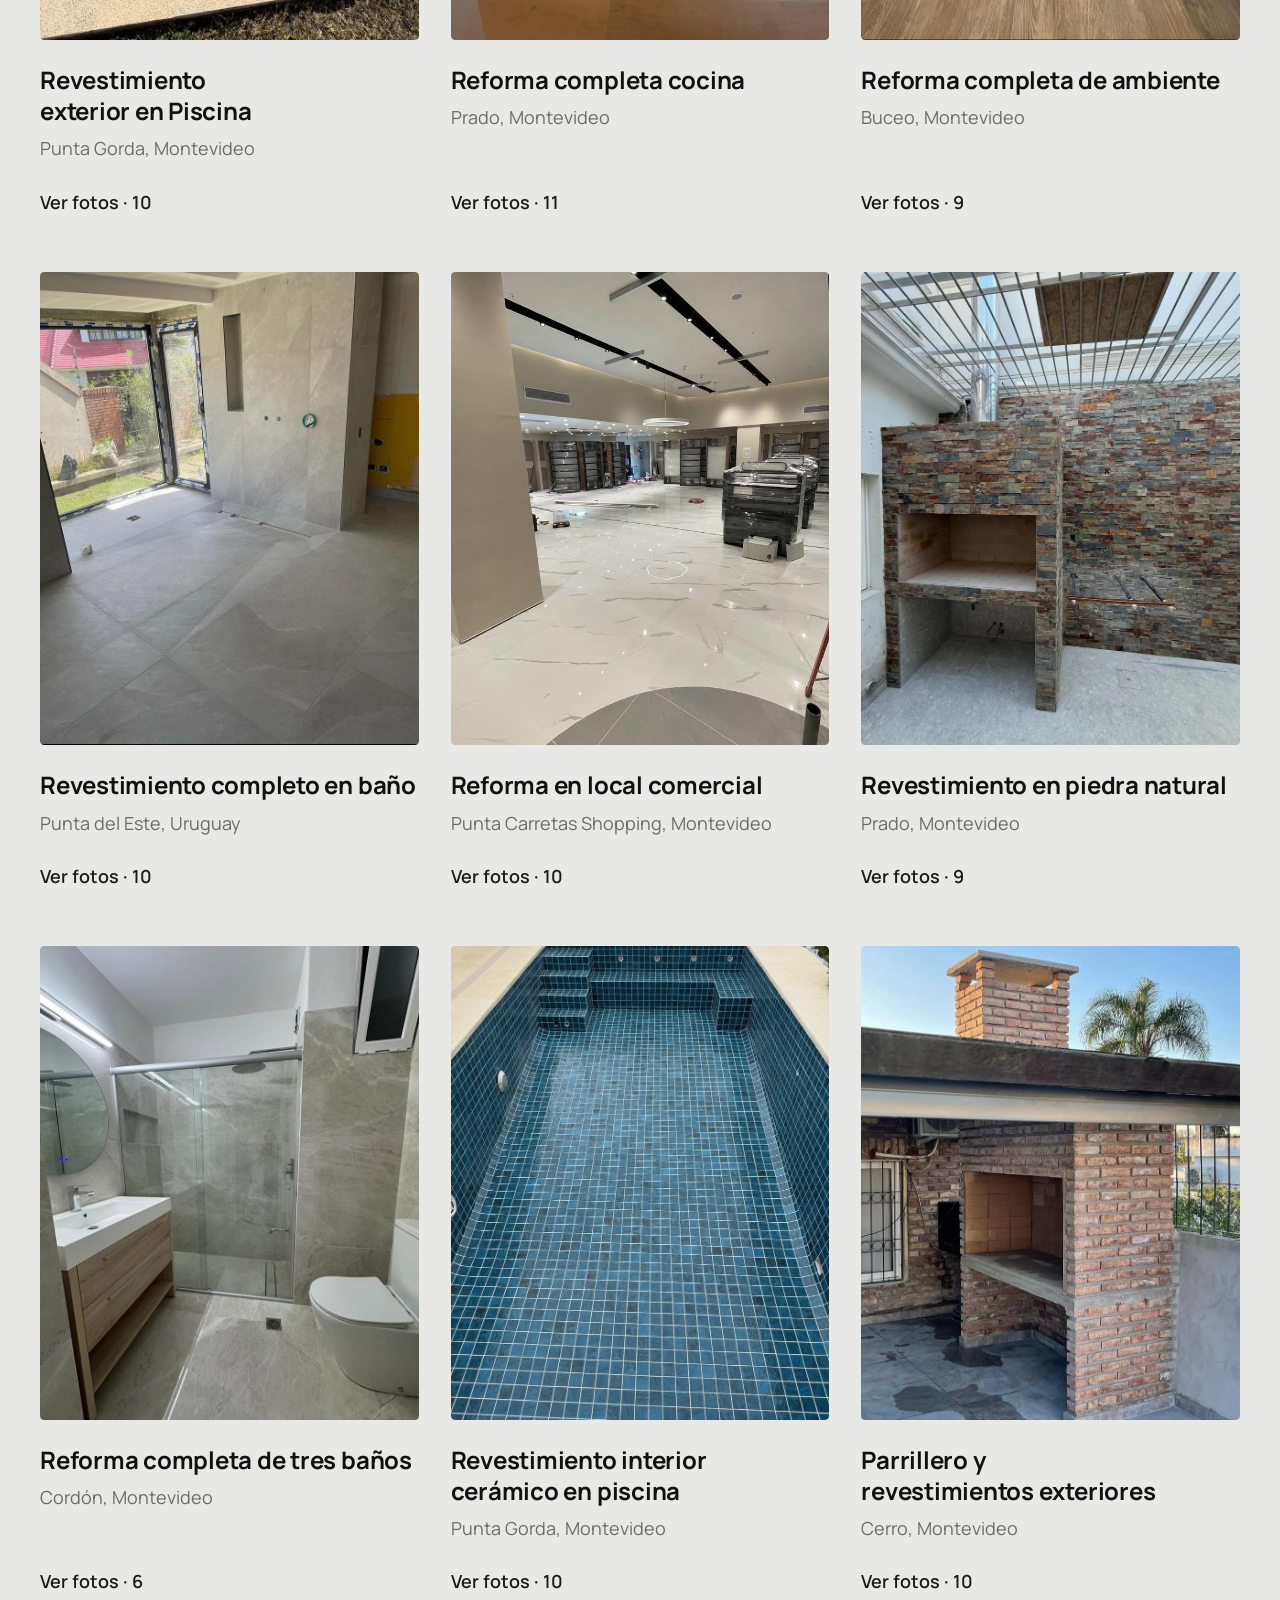
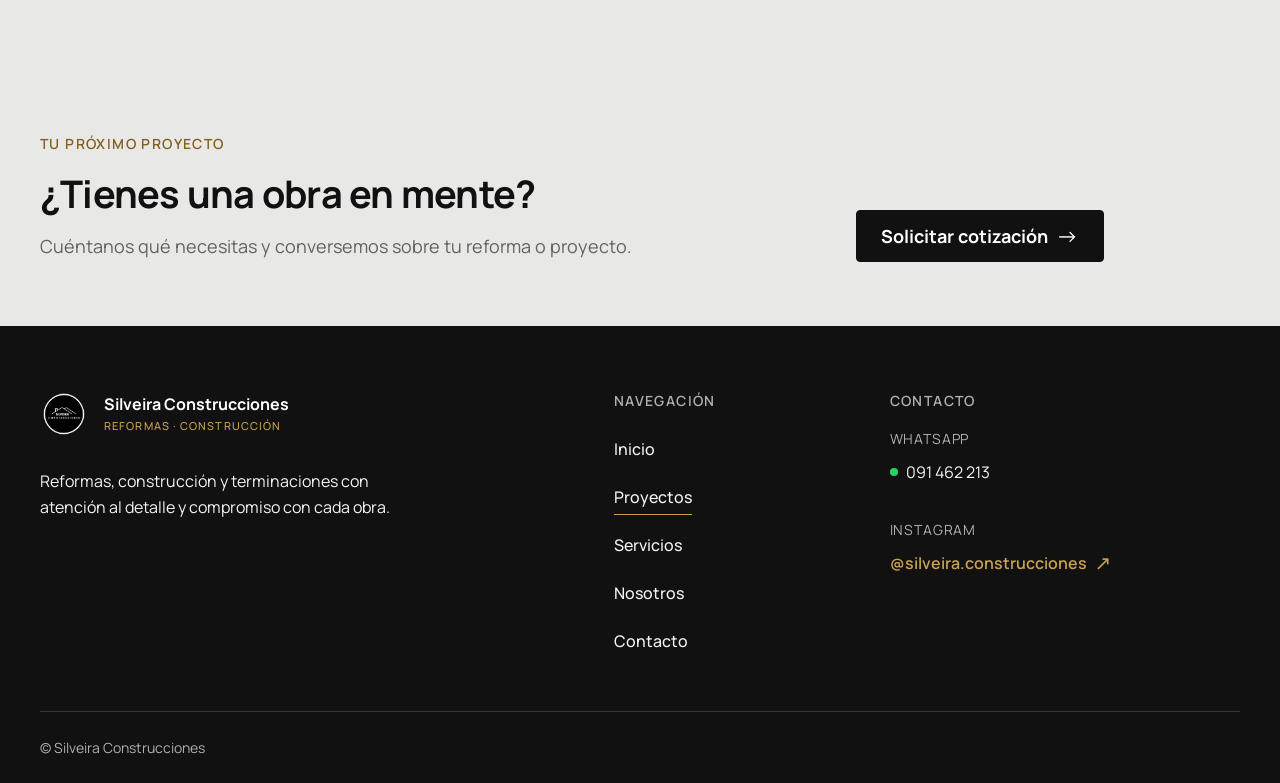
<file: proyectos/index.html>
<!doctype html>
<html lang="es">
  <head>
    <meta charset="UTF-8" />
    <meta name="viewport" content="width=device-width, initial-scale=1.0" />
    <meta
      name="description"
      content="Explorá proyectos reales de Silveira Construcciones: reformas de baños y cocinas, revestimientos, piscinas y otras obras en Uruguay."
    />
    <title>Proyectos | Silveira Construcciones</title>
    <link
      rel="icon"
      type="image/png"
      href="../images/brand/silveira-logo.png"
    />
    <link rel="stylesheet" href="../css/style.css" />
    <script src="../js/script.js" defer></script>
    <script type="module" src="../js/projects.js"></script>
  </head>
  <body>
    <a class="skip-link" href="#contenido-principal">
      Saltar al contenido principal
    </a>

    <!-- =========================
       CABECERA Y NAVEGACIÓN
  ========================= -->
    <header class="site-header">
      <div class="container site-header__inner">
        <a
          class="header-brand"
          href="../"
          aria-label="Silveira Construcciones — Inicio"
        >
          <img
            class="header-brand__logo"
            src="../images/brand/silveira-logo.png"
            alt=""
          />
          <span class="header-brand__text">
            <span class="header-brand__name">Silveira Construcciones</span>
            <span class="header-brand__tagline">REFORMAS · CONSTRUCCIÓN</span>
          </span>
        </a>
        <button
          class="menu-toggle"
          type="button"
          aria-controls="main-navigation"
          aria-expanded="false"
          aria-label="Abrir menú de navegación"
          hidden
        >
          <span class="menu-toggle__icon" aria-hidden="true">
            <span></span>
            <span></span>
            <span></span>
          </span>
          <span>Menú</span>
        </button>
        <nav
          id="main-navigation"
          class="main-nav"
          aria-label="Navegación principal"
        >
          <ul class="nav-list">
            <li><a class="nav-link" href="../">Inicio</a></li>
            <li>
              <a class="nav-link" href="../proyectos/" aria-current="page">
                Proyectos
              </a>
            </li>
            <li><a class="nav-link" href="../servicios/">Servicios</a></li>
            <li><a class="nav-link" href="../#nosotros">Nosotros</a></li>
            <li><a class="nav-link" href="../contacto/">Contacto</a></li>
          </ul>
          <a
            class="button-link button-link--secondary header-cta"
            href="../contacto/"
          >
            Solicitar cotización
          </a>
        </nav>
      </div>
    </header>

    <main id="contenido-principal" tabindex="-1">
      <header class="page-intro projects-page-intro section-spacing">
        <div class="container projects-intro">
          <h1 id="page-title">Proyectos</h1>
          <p>Trabajos reales realizados por Silveira Construcciones.</p>
        </div>
      </header>

      <!-- =========================
         GALERÍA DE PROYECTOS
    ========================= -->

      <section
        id="project-gallery"
        class="projects-section section-spacing"
        aria-labelledby="project-gallery-title"
      >
        <div class="container">
          <div class="projects-intro">
            <h2 id="project-gallery-title">Galería de trabajos</h2>
          </div>
          <div class="projects-grid" data-projects="all"></div>
        </div>
      </section>

      <dialog
        id="project-gallery-dialog"
        class="project-gallery"
        aria-labelledby="project-gallery-dialog-title"
        aria-describedby="project-gallery-location"
      >
        <div class="project-gallery__panel">
          <header class="project-gallery__header">
            <div>
              <h2
                id="project-gallery-dialog-title"
                class="project-gallery__title"
              ></h2>
              <p
                id="project-gallery-location"
                class="project-gallery__location"
              ></p>
            </div>
            <button
              class="project-gallery__control project-gallery__close"
              type="button"
              aria-label="Cerrar galería"
            >
              ×
            </button>
          </header>

          <div class="project-gallery__stage">
            <img class="project-gallery__image" alt="" />
          </div>

          <div class="project-gallery__controls">
            <button
              class="project-gallery__control project-gallery__previous"
              type="button"
              aria-label="Foto anterior"
            >
              ←
            </button>
            <p class="project-gallery__counter" aria-live="polite"></p>
            <button
              class="project-gallery__control project-gallery__next"
              type="button"
              aria-label="Foto siguiente"
            >
              →
            </button>
          </div>
        </div>
      </dialog>

      <section
        id="cotizacion"
        class="contact-cta"
        aria-labelledby="cotizacion-title"
      >
        <div class="container contact-cta__inner">
          <div class="contact-cta__content">
            <p class="contact-cta__eyebrow">TU PRÓXIMO PROYECTO</p>
            <h2 id="cotizacion-title">¿Tienes una obra en mente?</h2>
            <p class="contact-cta__description">
              Cuéntanos qué necesitas y conversemos sobre tu reforma o proyecto.
            </p>
          </div>
          <a class="button-link contact-cta__link" href="../contacto/">
            Solicitar cotización
            <span aria-hidden="true">→</span>
          </a>
        </div>
      </section>
    </main>

    <!-- =========================
       PIE DE PÁGINA
  ========================= -->
    <footer class="site-footer">
      <div class="container site-footer__inner">
        <div class="site-footer__main">
          <div class="site-footer__brand-column">
            <a
              class="site-footer__brand"
              href="../"
              aria-label="Silveira Construcciones — Inicio"
            >
              <img
                class="site-footer__brand-logo"
                src="../images/brand/silveira-logo.png"
                alt=""
              />
              <span class="site-footer__brand-text">
                <span class="site-footer__brand-name">
                  Silveira Construcciones
                </span>
                <span class="site-footer__brand-tagline">
                  REFORMAS · CONSTRUCCIÓN
                </span>
              </span>
            </a>
            <p class="site-footer__description">
              Reformas, construcción y terminaciones con atención al detalle y
              compromiso con cada obra.
            </p>
          </div>
          <nav
            class="site-footer__nav"
            aria-label="Navegación del pie de página"
          >
            <h2 class="site-footer__column-title">NAVEGACIÓN</h2>
            <ul class="site-footer__nav-list">
              <li><a class="site-footer__nav-link" href="../">Inicio</a></li>
              <li>
                <a
                  class="site-footer__nav-link"
                  href="../proyectos/"
                  aria-current="page"
                >
                  Proyectos
                </a>
              </li>
              <li>
                <a class="site-footer__nav-link" href="../servicios/">
                  Servicios
                </a>
              </li>
              <li>
                <a class="site-footer__nav-link" href="../#nosotros">
                  Nosotros
                </a>
              </li>
              <li>
                <a class="site-footer__nav-link" href="../contacto/">
                  Contacto
                </a>
              </li>
            </ul>
          </nav>
          <div class="site-footer__contact">
            <h2 class="site-footer__column-title">CONTACTO</h2>
            <address class="site-footer__contact-details">
              <div class="site-footer__contact-group">
                <p class="site-footer__contact-label">WHATSAPP</p>
                <a
                  class="site-footer__whatsapp"
                  href="https://wa.me/59891462213?text=Hola%2C%20vengo%20desde%20el%20sitio%20web%20de%20Silveira%20Construcciones%20y%20me%20gustar%C3%ADa%20consultar%20por%20mi%20reforma%2Fproyecto."
                  target="_blank"
                  rel="noopener noreferrer"
                >
                  091 462 213
                </a>
              </div>
              <div class="site-footer__contact-group">
                <p class="site-footer__contact-label">INSTAGRAM</p>
                <a
                  class="site-footer__instagram"
                  href="https://www.instagram.com/silveira.construcciones/"
                  target="_blank"
                  rel="noopener noreferrer"
                >
                  @silveira.construcciones
                  <span aria-hidden="true">↗</span>
                </a>
              </div>
            </address>
          </div>
        </div>
        <p class="site-footer__bottom">&copy; Silveira Construcciones</p>
      </div>
    </footer>

    <a
      class="floating-whatsapp"
      href="https://wa.me/59891462213?text=Hola%2C%20vengo%20desde%20el%20sitio%20web%20de%20Silveira%20Construcciones%20y%20me%20gustar%C3%ADa%20consultar%20por%20mi%20reforma%2Fproyecto."
      target="_blank"
      rel="noopener noreferrer"
      aria-label="Consultar ahora por WhatsApp (se abre en una nueva pestaña)"
    >
      <span class="floating-whatsapp__label">Consultar ahora</span>
      <svg
        class="floating-whatsapp__icon"
        xmlns="http://www.w3.org/2000/svg"
        viewBox="0 0 24 24"
        fill="currentColor"
        aria-hidden="true"
        focusable="false"
      >
        <path
          d="M12 2a10 10 0 0 0-8.66 15L2 22l5.13-1.35A10 10 0 1 0 12 2Z"
          fill="none"
          stroke="currentColor"
          stroke-width="1.7"
          stroke-linejoin="round"
        />
        <path
          d="M17.472 14.382c-.297-.149-1.758-.867-2.03-.967-.273-.099-.471-.148-.67.15-.197.297-.767.966-.94 1.164-.173.199-.347.223-.644.075-.297-.149-1.255-.463-2.39-1.475-.883-.788-1.48-1.761-1.653-2.059-.173-.297-.018-.458.13-.606.134-.133.298-.347.446-.521.149-.173.198-.297.298-.496.099-.198.05-.372-.025-.521-.075-.148-.669-1.611-.916-2.206-.242-.579-.487-.5-.669-.51l-.57-.01c-.198 0-.52.074-.792.372-.272.297-1.04 1.016-1.04 2.479 0 1.462 1.065 2.875 1.213 3.074.149.198 2.096 3.2 5.077 4.487.709.306 1.262.489 1.694.626.712.226 1.36.194 1.871.118.571-.085 1.758-.719 2.006-1.413.248-.694.248-1.289.173-1.413-.074-.124-.272-.198-.57-.347Z"
        />
      </svg>
    </a>
  </body>
</html>
</file>
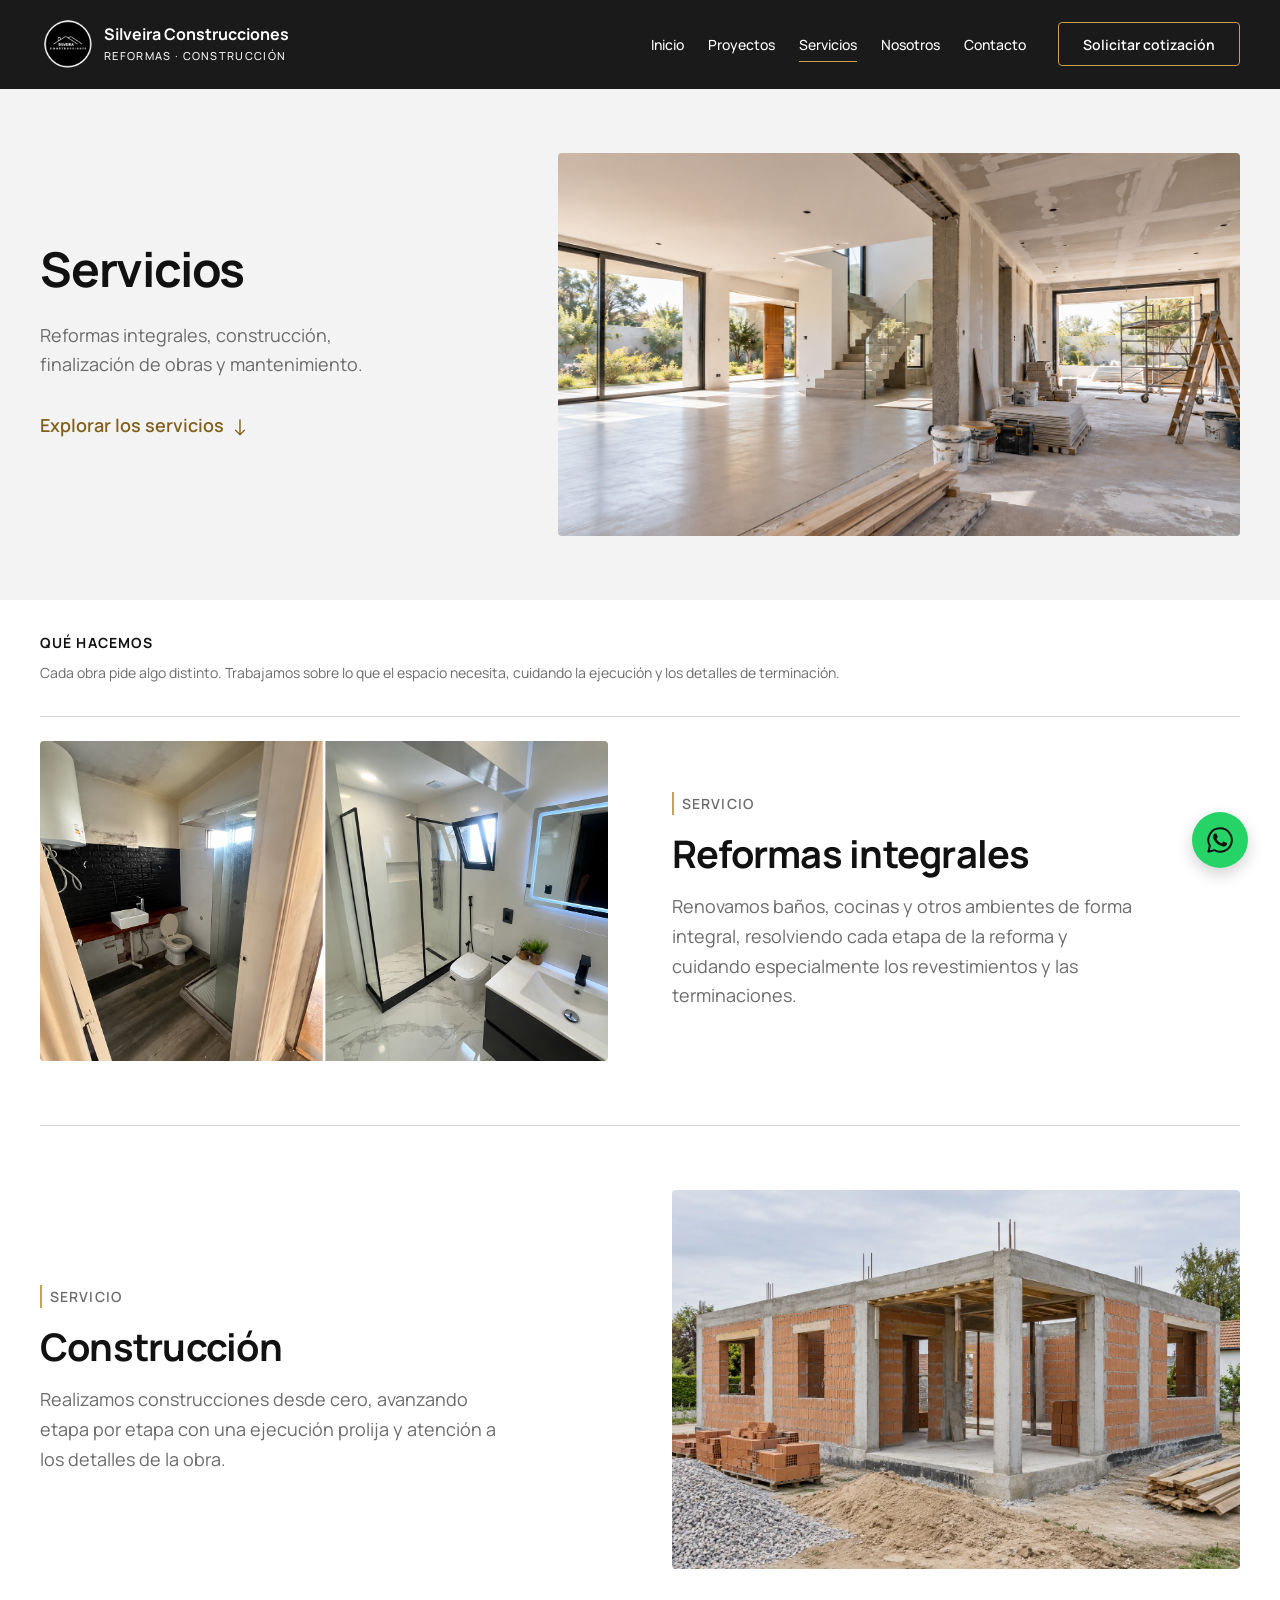
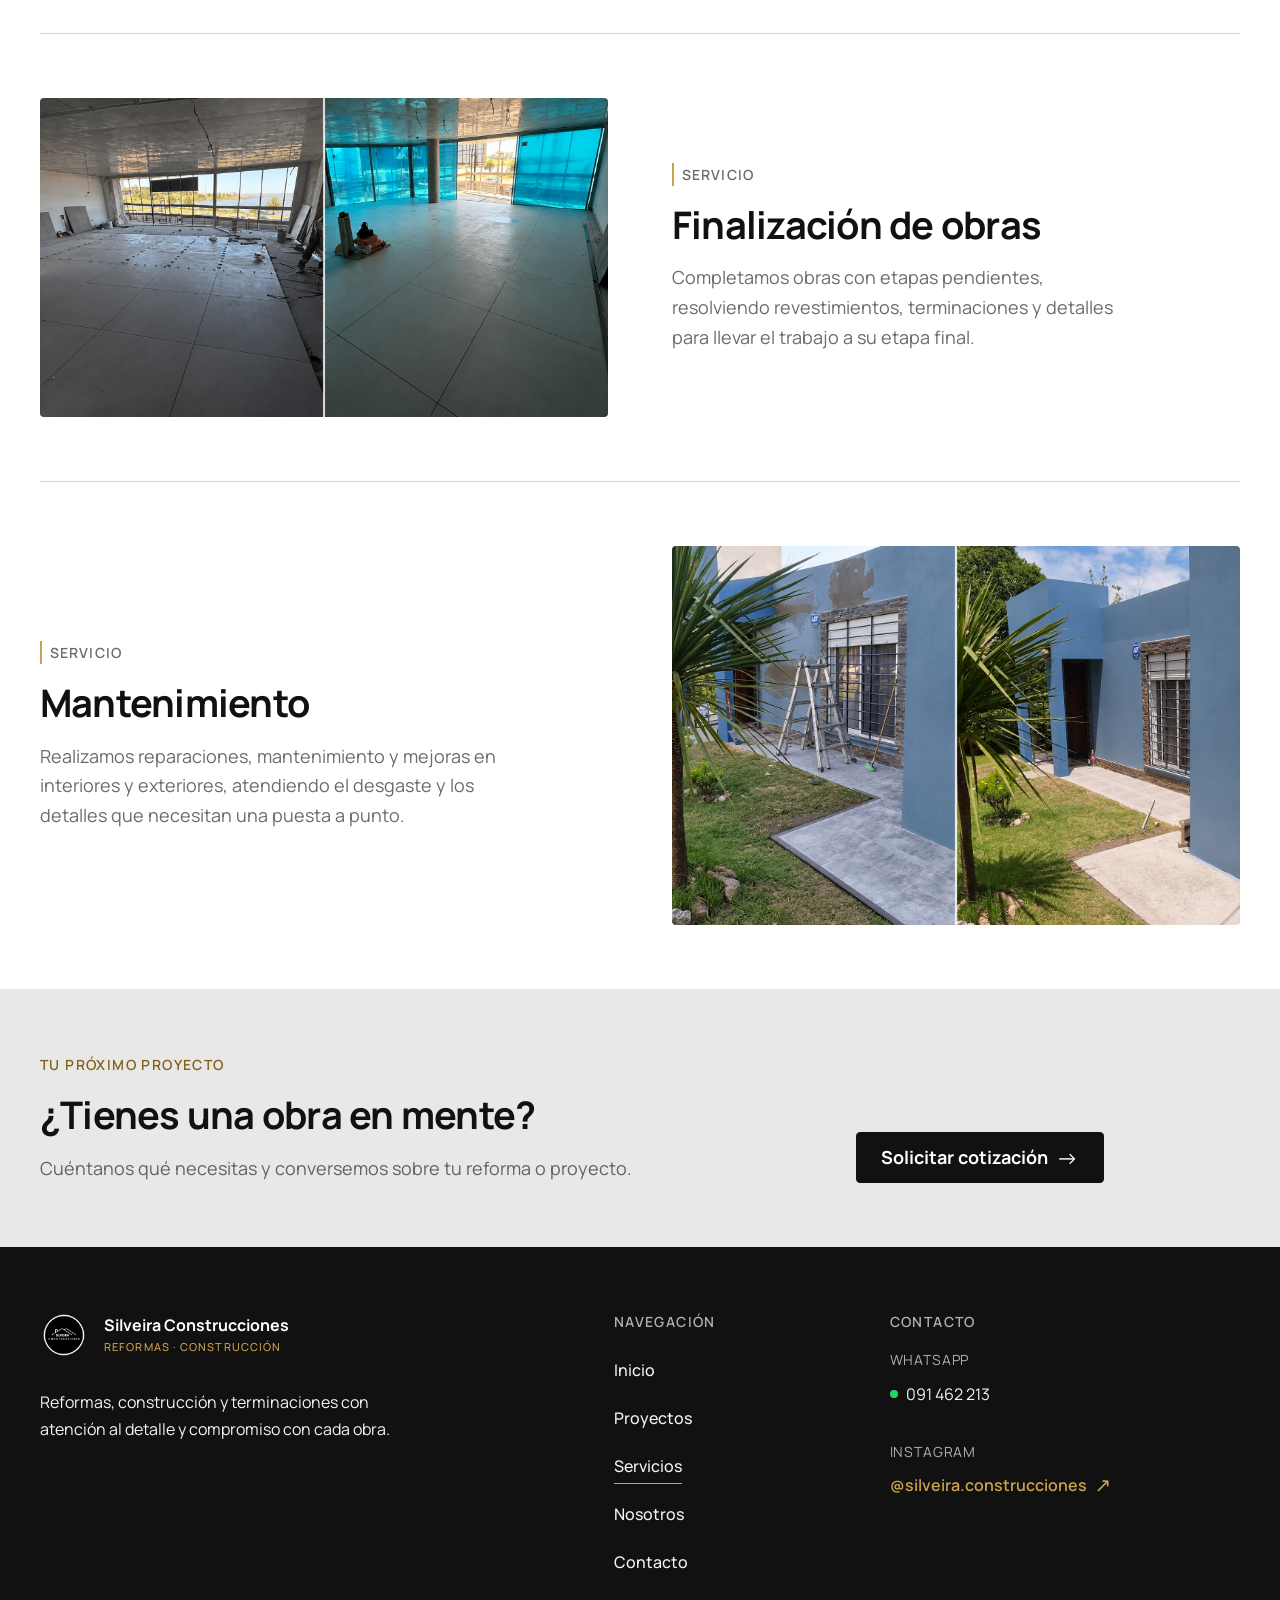
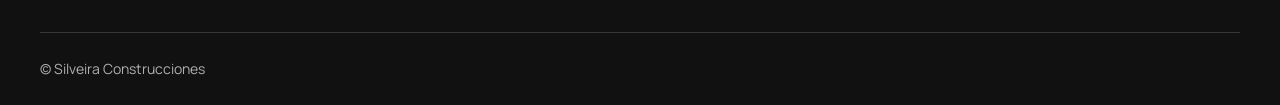
<file: servicios/index.html>
<!doctype html>
<html lang="es">
  <head>
    <meta charset="UTF-8" />
    <meta name="viewport" content="width=device-width, initial-scale=1.0" />
    <meta
      name="description"
      content="Conocé nuestros servicios de reformas integrales, construcción, finalización de obras y mantenimiento. Silveira Construcciones."
    />
    <title>Servicios | Silveira Construcciones</title>
    <link
      rel="icon"
      type="image/png"
      href="../images/brand/silveira-logo.png"
    />
    <link rel="stylesheet" href="../css/style.css" />
    <script src="../js/script.js" defer></script>
  </head>
  <body>
    <a class="skip-link" href="#contenido-principal">
      Saltar al contenido principal
    </a>

    <!-- =========================
       CABECERA Y NAVEGACIÓN
  ========================= -->
    <header class="site-header">
      <div class="container site-header__inner">
        <a
          class="header-brand"
          href="../"
          aria-label="Silveira Construcciones — Inicio"
        >
          <img
            class="header-brand__logo"
            src="../images/brand/silveira-logo.png"
            alt=""
          />
          <span class="header-brand__text">
            <span class="header-brand__name">Silveira Construcciones</span>
            <span class="header-brand__tagline">REFORMAS · CONSTRUCCIÓN</span>
          </span>
        </a>
        <button
          class="menu-toggle"
          type="button"
          aria-controls="main-navigation"
          aria-expanded="false"
          aria-label="Abrir menú de navegación"
          hidden
        >
          <span class="menu-toggle__icon" aria-hidden="true">
            <span></span>
            <span></span>
            <span></span>
          </span>
          <span>Menú</span>
        </button>
        <nav
          id="main-navigation"
          class="main-nav"
          aria-label="Navegación principal"
        >
          <ul class="nav-list">
            <li><a class="nav-link" href="../">Inicio</a></li>
            <li><a class="nav-link" href="../proyectos/">Proyectos</a></li>
            <li>
              <a class="nav-link" href="../servicios/" aria-current="page">
                Servicios
              </a>
            </li>
            <li><a class="nav-link" href="../#nosotros">Nosotros</a></li>
            <li><a class="nav-link" href="../contacto/">Contacto</a></li>
          </ul>
          <a
            class="button-link button-link--secondary header-cta"
            href="../contacto/"
          >
            Solicitar cotización
          </a>
        </nav>
      </div>
    </header>

    <main id="contenido-principal" tabindex="-1">
      <header class="services-page-intro section-spacing">
        <div class="container services-page-intro__inner">
          <div class="services-page-intro__content">
            <h1 id="page-title">Servicios</h1>
            <p>
              Reformas integrales, construcción, finalización de obras y
              mantenimiento.
            </p>
            <a class="services-page-intro__explore" href="#nuestros-servicios">
              Explorar los servicios
            </a>
          </div>
          <figure class="services-page-intro__media">
            <img
              src="../images/services/intro-provisional.webp"
              width="1672"
              height="941"
              alt="Interior de una vivienda en proceso de reforma, con herramientas y materiales de construcción."
              fetchpriority="high"
            />
          </figure>
        </div>
      </header>

      <!-- =========================
         SERVICIOS
    ========================= -->

      <section
        id="nuestros-servicios"
        class="services-page-content"
        aria-labelledby="nuestros-servicios-title"
      >
        <div class="container">
          <header class="services-page-content__header">
            <h2 id="nuestros-servicios-title">Qué hacemos</h2>
            <p>
              Cada obra pide algo distinto. Trabajamos sobre lo que el espacio
              necesita, cuidando la ejecución y los detalles de terminación.
            </p>
          </header>
          <section class="service-feature" aria-labelledby="service-1-title">
            <div class="service-feature__content">
              <p class="service-feature__eyebrow">Servicio</p>
              <h3 id="service-1-title">Reformas integrales</h3>
              <p class="service-feature__description">
                Renovamos baños, cocinas y otros ambientes de forma integral,
                resolviendo cada etapa de la reforma y cuidando especialmente
                los revestimientos y las terminaciones.
              </p>
            </div>
            <figure class="service-feature__media">
              <img
                src="../images/services/reformas-integrales-provisional.webp"
                width="1672"
                height="941"
                alt="Comparativa de un baño antes y después de una reforma integral."
                loading="lazy"
                decoding="async"
              />
            </figure>
          </section>
          <section class="service-feature" aria-labelledby="service-2-title">
            <div class="service-feature__content">
              <p class="service-feature__eyebrow">Servicio</p>
              <h3 id="service-2-title">Construcción</h3>
              <p class="service-feature__description">
                Realizamos construcciones desde cero, avanzando etapa por etapa
                con una ejecución prolija y atención a los detalles de la obra.
              </p>
            </div>
            <figure class="service-feature__media">
              <img
                src="../images/services/construccion-provisional.webp"
                width="1536"
                height="1024"
                alt="Vivienda en construcción, con muros de ladrillo y columnas de hormigón."
                loading="lazy"
                decoding="async"
              />
            </figure>
          </section>
          <section class="service-feature" aria-labelledby="service-3-title">
            <div class="service-feature__content">
              <p class="service-feature__eyebrow">Servicio</p>
              <h3 id="service-3-title">Finalización de obras</h3>
              <p class="service-feature__description">
                Completamos obras con etapas pendientes, resolviendo
                revestimientos, terminaciones y detalles para llevar el trabajo
                a su etapa final.
              </p>
            </div>
            <figure class="service-feature__media">
              <img
                src="../images/services/finalizacion-obras-provisional.webp"
                width="1672"
                height="941"
                alt="Comparativa de un ambiente durante los trabajos de terminación y en una etapa posterior de la obra."
                loading="lazy"
                decoding="async"
              />
            </figure>
          </section>
          <section class="service-feature" aria-labelledby="service-4-title">
            <div class="service-feature__content">
              <p class="service-feature__eyebrow">Servicio</p>
              <h3 id="service-4-title">Mantenimiento</h3>
              <p class="service-feature__description">
                Realizamos reparaciones, mantenimiento y mejoras en interiores y
                exteriores, atendiendo el desgaste y los detalles que necesitan
                una puesta a punto.
              </p>
            </div>
            <figure class="service-feature__media">
              <img
                src="../images/services/mantenimiento-provisional.webp"
                width="1536"
                height="1024"
                alt="Comparativa de una fachada durante trabajos de mantenimiento y después de la intervención."
                loading="lazy"
                decoding="async"
              />
            </figure>
          </section>
        </div>
      </section>

      <section
        id="cotizacion"
        class="contact-cta"
        aria-labelledby="cotizacion-title"
      >
        <div class="container contact-cta__inner">
          <div class="contact-cta__content">
            <p class="contact-cta__eyebrow">TU PRÓXIMO PROYECTO</p>
            <h2 id="cotizacion-title">¿Tienes una obra en mente?</h2>
            <p class="contact-cta__description">
              Cuéntanos qué necesitas y conversemos sobre tu reforma o proyecto.
            </p>
          </div>
          <a class="button-link contact-cta__link" href="../contacto/">
            Solicitar cotización
            <span aria-hidden="true">→</span>
          </a>
        </div>
      </section>
    </main>

    <!-- =========================
       PIE DE PÁGINA
  ========================= -->
    <footer class="site-footer">
      <div class="container site-footer__inner">
        <div class="site-footer__main">
          <div class="site-footer__brand-column">
            <a
              class="site-footer__brand"
              href="../"
              aria-label="Silveira Construcciones — Inicio"
            >
              <img
                class="site-footer__brand-logo"
                src="../images/brand/silveira-logo.png"
                alt=""
              />
              <span class="site-footer__brand-text">
                <span class="site-footer__brand-name">
                  Silveira Construcciones
                </span>
                <span class="site-footer__brand-tagline">
                  REFORMAS · CONSTRUCCIÓN
                </span>
              </span>
            </a>
            <p class="site-footer__description">
              Reformas, construcción y terminaciones con atención al detalle y
              compromiso con cada obra.
            </p>
          </div>
          <nav
            class="site-footer__nav"
            aria-label="Navegación del pie de página"
          >
            <h2 class="site-footer__column-title">NAVEGACIÓN</h2>
            <ul class="site-footer__nav-list">
              <li><a class="site-footer__nav-link" href="../">Inicio</a></li>
              <li>
                <a class="site-footer__nav-link" href="../proyectos/">
                  Proyectos
                </a>
              </li>
              <li>
                <a
                  class="site-footer__nav-link"
                  href="../servicios/"
                  aria-current="page"
                >
                  Servicios
                </a>
              </li>
              <li>
                <a class="site-footer__nav-link" href="../#nosotros">
                  Nosotros
                </a>
              </li>
              <li>
                <a class="site-footer__nav-link" href="../contacto/">
                  Contacto
                </a>
              </li>
            </ul>
          </nav>
          <div class="site-footer__contact">
            <h2 class="site-footer__column-title">CONTACTO</h2>
            <address class="site-footer__contact-details">
              <div class="site-footer__contact-group">
                <p class="site-footer__contact-label">WHATSAPP</p>
                <a
                  class="site-footer__whatsapp"
                  href="https://wa.me/59891462213?text=Hola%2C%20vengo%20desde%20el%20sitio%20web%20de%20Silveira%20Construcciones%20y%20me%20gustar%C3%ADa%20consultar%20por%20mi%20reforma%2Fproyecto."
                  target="_blank"
                  rel="noopener noreferrer"
                >
                  091 462 213
                </a>
              </div>
              <div class="site-footer__contact-group">
                <p class="site-footer__contact-label">INSTAGRAM</p>
                <a
                  class="site-footer__instagram"
                  href="https://www.instagram.com/silveira.construcciones/"
                  target="_blank"
                  rel="noopener noreferrer"
                >
                  @silveira.construcciones
                  <span aria-hidden="true">↗</span>
                </a>
              </div>
            </address>
          </div>
        </div>
        <p class="site-footer__bottom">&copy; Silveira Construcciones</p>
      </div>
    </footer>

    <a
      class="floating-whatsapp"
      href="https://wa.me/59891462213?text=Hola%2C%20vengo%20desde%20el%20sitio%20web%20de%20Silveira%20Construcciones%20y%20me%20gustar%C3%ADa%20consultar%20por%20mi%20reforma%2Fproyecto."
      target="_blank"
      rel="noopener noreferrer"
      aria-label="Consultar ahora por WhatsApp (se abre en una nueva pestaña)"
    >
      <span class="floating-whatsapp__label">Consultar ahora</span>
      <svg
        class="floating-whatsapp__icon"
        xmlns="http://www.w3.org/2000/svg"
        viewBox="0 0 24 24"
        fill="currentColor"
        aria-hidden="true"
        focusable="false"
      >
        <path
          d="M12 2a10 10 0 0 0-8.66 15L2 22l5.13-1.35A10 10 0 1 0 12 2Z"
          fill="none"
          stroke="currentColor"
          stroke-width="1.7"
          stroke-linejoin="round"
        />
        <path
          d="M17.472 14.382c-.297-.149-1.758-.867-2.03-.967-.273-.099-.471-.148-.67.15-.197.297-.767.966-.94 1.164-.173.199-.347.223-.644.075-.297-.149-1.255-.463-2.39-1.475-.883-.788-1.48-1.761-1.653-2.059-.173-.297-.018-.458.13-.606.134-.133.298-.347.446-.521.149-.173.198-.297.298-.496.099-.198.05-.372-.025-.521-.075-.148-.669-1.611-.916-2.206-.242-.579-.487-.5-.669-.51l-.57-.01c-.198 0-.52.074-.792.372-.272.297-1.04 1.016-1.04 2.479 0 1.462 1.065 2.875 1.213 3.074.149.198 2.096 3.2 5.077 4.487.709.306 1.262.489 1.694.626.712.226 1.36.194 1.871.118.571-.085 1.758-.719 2.006-1.413.248-.694.248-1.289.173-1.413-.074-.124-.272-.198-.57-.347Z"
        />
      </svg>
    </a>
  </body>
</html>
</file>
<file: css/style.css>
@import url("https://fonts.googleapis.com/css2?family=Manrope:wght@400;500;600;700;800&display=swap");

/* =========================
   VARIABLES
========================= */
:root {
  --color-black: #111111;
  --color-dark: #1a1a1a;
  --color-gray: #6b6b6b;
  --color-light-gray: #f3f3f3;
  --color-white: #ffffff;
  --color-gold: #c9a24d;
  --color-gold-dark: #c08a24;
  --color-projects-background: #e8e8e6;

  --space-xs: 0.25rem;
  --space-sm: 0.5rem;
  --space-md: 1rem;
  --space-lg: 1.5rem;
  --space-xl: 2rem;
  --space-2xl: 3rem;
  --space-3xl: 4rem;

  --content-max-width: 75rem;
  --container-gutter: clamp(var(--space-md), 4vw, var(--space-xl));
  --section-spacing: clamp(var(--space-2xl), 6vw, var(--space-3xl));

  --font-family-base:
    "Manrope", system-ui, -apple-system, "Segoe UI", sans-serif;
  --font-size-body: clamp(1rem, 0.95rem + 0.25vw, 1.125rem);
  --font-size-h1: clamp(2rem, 1.5rem + 2vw, 3rem);
  --font-size-h2: clamp(1.625rem, 1.25rem + 1.5vw, 2.375rem);
  --font-size-h3: clamp(1.25rem, 1.125rem + 0.5vw, 1.5rem);
  --font-size-small: 0.875rem;
  --radius-sm: 0.25rem;

  --transition-fast: 150ms ease;
  --transition-base: 250ms ease;
  --transition-slow: 400ms ease;
}

/* =========================
   RESET
========================= */
*,
*::before,
*::after {
  box-sizing: border-box;
}

* {
  margin: 0;
  padding: 0;
}

img,
picture,
video,
canvas,
svg {
  display: block;
  max-width: 100%;
}

img,
video {
  height: auto;
}

button,
input,
textarea,
select {
  font: inherit;
}

/* =========================
   BASE
========================= */
html {
  min-height: 100%;
  font-size: 100%;
  scroll-behavior: auto;
  scroll-padding-block-start: var(--space-md);
}

body {
  min-height: 100vh;
  min-height: 100svh;
  background-color: var(--color-white);
  color: var(--color-dark);
  font-family: var(--font-family-base);
  font-size: var(--font-size-body);
  font-weight: 400;
  line-height: 1.5;
  overflow-wrap: break-word;
}

ul,
ol {
  padding-inline-start: var(--space-lg);
}

button,
input,
textarea,
select {
  color: inherit;
}

input,
textarea,
select {
  max-width: 100%;
  padding: var(--space-sm) var(--space-md);
  border: 1px solid var(--color-gray);
  border-radius: var(--radius-sm);
  background-color: var(--color-white);
}

textarea {
  resize: vertical;
}

input::placeholder,
textarea::placeholder {
  color: var(--color-gray);
  opacity: 1;
}

button:not(:disabled),
select:not(:disabled) {
  cursor: pointer;
}

button:disabled,
input:disabled,
textarea:disabled,
select:disabled {
  cursor: not-allowed;
}

input:disabled,
textarea:disabled,
select:disabled {
  background-color: var(--color-light-gray);
  color: var(--color-gray);
}

/* =========================
   TIPOGRAFÍA
========================= */
h1,
h2,
h3 {
  color: var(--color-black);
  font-weight: 700;
  text-wrap: balance;
}

h1 {
  font-size: var(--font-size-h1);
  line-height: 1.15;
  letter-spacing: -0.025em;
}

h2 {
  font-size: var(--font-size-h2);
  line-height: 1.2;
  letter-spacing: -0.02em;
}

h3 {
  font-size: var(--font-size-h3);
  line-height: 1.3;
  letter-spacing: -0.01em;
}

p {
  line-height: 1.65;
}

p + p {
  margin-block-start: var(--space-md);
}

small {
  font-size: var(--font-size-small);
  line-height: 1.5;
}

/* =========================
   LAYOUT GLOBAL
========================= */
.container {
  width: 100%;
  max-width: calc(var(--content-max-width) + var(--container-gutter) * 2);
  margin-inline: auto;
  padding-inline: var(--container-gutter);
}

.section-spacing {
  padding-block: var(--section-spacing);
}

/* =========================
   ENLACES Y BOTONES
========================= */
a {
  color: inherit;
  text-decoration-line: underline;
  text-decoration-thickness: 0.08em;
  text-underline-offset: 0.2em;
  text-decoration-skip-ink: auto;
  transition: text-decoration-color var(--transition-fast);
}

a:active {
  text-decoration-thickness: 0.12em;
}

.button-link {
  display: inline-flex;
  align-items: center;
  justify-content: center;
  gap: var(--space-sm);
  min-height: 2.75rem;
  max-width: 100%;
  padding: var(--space-sm) var(--space-lg);
  border: 1px solid var(--color-gold);
  border-radius: var(--radius-sm);
  background-color: var(--color-gold);
  color: var(--color-black);
  font-weight: 700;
  line-height: 1.5;
  text-align: center;
  text-decoration: none;
  transition:
    background-color var(--transition-fast),
    border-color var(--transition-fast),
    color var(--transition-fast);
}

.button-link--secondary {
  border-color: currentColor;
  background-color: transparent;
  color: inherit;
}

@media (hover: hover) {
  a:hover {
    text-decoration-color: var(--color-gold-dark);
  }

  .button-link:hover {
    border-color: var(--color-gold-dark);
    background-color: var(--color-gold-dark);
    color: var(--color-black);
  }

  .button-link--secondary:hover {
    border-color: var(--color-gold);
    background-color: var(--color-gold);
    color: var(--color-black);
  }
}

.button-link:active {
  border-color: var(--color-black);
  background-color: var(--color-black);
  color: var(--color-white);
}

/* =========================
   ACCESIBILIDAD
========================= */
:focus-visible {
  outline: 3px solid var(--color-black);
  outline-offset: 3px;
  box-shadow: 0 0 0 3px var(--color-white);
}

.skip-link {
  position: fixed;
  inset-block-start: var(--space-md);
  inset-inline-start: var(--space-md);
  z-index: 100;
  width: 1px;
  height: 1px;
  overflow: hidden;
  clip-path: inset(50%);
  white-space: nowrap;
}

.skip-link:focus {
  width: auto;
  height: auto;
  max-width: calc(100% - var(--space-xl));
  padding: var(--space-sm) var(--space-md);
  border-radius: var(--radius-sm);
  background-color: var(--color-white);
  color: var(--color-black);
  overflow: visible;
  clip-path: none;
  white-space: normal;
}

@media (prefers-reduced-motion: reduce) {
  :root {
    --transition-fast: 0s;
    --transition-base: 0s;
    --transition-slow: 0s;
  }
}

/* =========================
   CABECERA Y NAVEGACIÓN
========================= */
.site-header {
  position: sticky;
  top: 0;
  z-index: 20;
  background-color: var(--color-dark);
  color: var(--color-white);
  border-block-end: 1px solid transparent;
  transition:
    background-color var(--transition-base),
    border-color var(--transition-base);
}

.site-header__inner {
  display: flex;
  align-items: center;
  justify-content: space-between;
  gap: var(--space-xl);
  min-height: 5.25rem;
  padding-block: var(--space-md);
  transition:
    padding-block var(--transition-base),
    min-height var(--transition-base);
}

.header-brand {
  display: inline-flex;
  align-items: center;
  gap: var(--space-sm);
  flex-shrink: 0;
  text-decoration: none;
}

.header-brand__logo {
  width: 3.5rem;
  height: auto;
  max-height: 3.5rem;
  object-fit: contain;
  transition:
    width var(--transition-base),
    max-height var(--transition-base);
}

.header-brand__text {
  display: grid;
  gap: var(--space-xs);
}

.header-brand__name {
  font-size: 1rem;
  font-weight: 700;
  line-height: 1.25;
}

.header-brand__tagline {
  color: var(--color-light-gray);
  font-size: 0.6875rem;
  font-weight: 500;
  letter-spacing: 0.12em;
}

.main-nav {
  display: flex;
  align-items: center;
  justify-content: flex-end;
  gap: var(--space-xl);
  min-width: 0;
}

.main-nav[hidden],
.menu-toggle[hidden] {
  display: none;
}

.nav-list {
  display: flex;
  align-items: center;
  gap: var(--space-lg);
  padding: 0;
  list-style: none;
}

.nav-link {
  position: relative;
  display: inline-flex;
  align-items: center;
  min-height: 2.75rem;
  font-size: var(--font-size-small);
  font-weight: 500;
  text-decoration: none;
}

.nav-link::after {
  content: "";
  position: absolute;
  inset-inline: 0;
  inset-block-end: var(--space-xs);
  height: 1px;
  background-color: var(--color-gold);
  transform: scaleX(0);
  transform-origin: left;
  transition: transform var(--transition-fast);
}

.nav-link[aria-current="page"]::after,
.nav-link:focus-visible::after {
  transform: scaleX(1);
}

.header-cta {
  flex-shrink: 0;
  border-color: var(--color-gold);
  font-size: var(--font-size-small);
  font-weight: 600;
}

.menu-toggle {
  display: inline-flex;
  align-items: center;
  justify-content: center;
  gap: var(--space-sm);
  flex-shrink: 0;
  min-width: 2.75rem;
  min-height: 2.75rem;
  padding: var(--space-sm);
  border: 1px solid transparent;
  background: transparent;
  color: inherit;
  font-size: var(--font-size-small);
}

.menu-toggle__icon {
  display: grid;
  gap: var(--space-xs);
  width: 1.25rem;
}

.menu-toggle__icon span {
  height: 2px;
  background-color: currentColor;
}

.menu-toggle[aria-expanded="true"] {
  color: var(--color-gold);
}

.site-header.is-scrolled {
  background-color: var(--color-black);
  border-block-end-color: var(--color-gray);
}

.site-header.is-scrolled .site-header__inner {
  min-height: 4.5rem;
  padding-block: var(--space-sm);
}

.site-header.is-scrolled .header-brand__logo {
  width: 3rem;
  max-height: 3rem;
}

.site-header + main {
  scroll-margin-block-start: 6rem;
}

@media (hover: hover) {
  .nav-link:hover::after {
    transform: scaleX(1);
  }
}

@media (max-width: 69.999rem) {
  .site-header__inner {
    flex-wrap: wrap;
    gap: var(--space-md);
  }

  .main-nav {
    flex-basis: 100%;
    flex-direction: column;
    align-items: stretch;
    gap: var(--space-lg);
    padding-block: var(--space-sm) var(--space-lg);
  }

  .nav-list {
    flex-direction: column;
    align-items: stretch;
    gap: var(--space-xs);
  }

  .nav-link {
    width: 100%;
    padding-block: var(--space-sm);
    font-size: 1rem;
  }

  .nav-link::after {
    inset-inline-end: auto;
    width: var(--space-lg);
  }

  .site-header:not(.is-enhanced) {
    position: static;
  }

  .site-header.is-enhanced .main-nav {
    position: absolute;
    inset-inline: 0;
    top: 100%;
    max-height: calc(100vh - 6rem);
    max-height: calc(100dvh - 6rem);
    overflow-y: auto;
    padding: var(--space-md) var(--container-gutter) var(--space-lg);
    border-block-end: 1px solid var(--color-gray);
    background-color: var(--color-black);
  }
}

@media (max-width: 39.999rem) {
  .site-header__inner {
    column-gap: var(--space-sm);
  }

  .header-brand {
    flex: 1;
    min-width: 0;
  }

  .header-brand__logo {
    width: 2.75rem;
    max-height: 2.75rem;
    flex-shrink: 0;
  }

  .site-header.is-scrolled .header-brand__logo {
    width: 2.5rem;
    max-height: 2.5rem;
  }

  .header-brand__name {
    max-width: 11rem;
    font-size: var(--font-size-small);
  }

  .header-brand__tagline {
    display: none;
  }
}

/* =========================
   HERO
========================= */
.hero {
  background-color: var(--color-dark);
  color: var(--color-white);
}

.hero__inner {
  display: grid;
  grid-template-columns: minmax(0, 0.9fr) minmax(0, 1.1fr);
  align-items: start;
  gap: clamp(var(--space-lg), 4vw, var(--space-3xl));
  padding-block: var(--section-spacing);
}

.hero__content {
  display: grid;
  gap: var(--space-lg);
  min-width: 0;
}

.hero__eyebrow {
  color: var(--color-gold);
  font-size: 0.75rem;
  font-weight: 600;
  letter-spacing: 0.1em;
}

.hero h1 {
  max-width: 19ch;
  color: var(--color-white);
}

.hero__description {
  max-width: 44ch;
  color: var(--color-light-gray);
}

.hero__actions {
  display: flex;
  flex-wrap: wrap;
  gap: var(--space-md);
  margin-block-start: var(--space-sm);
}

.hero__proof {
  color: var(--color-light-gray);
  font-size: var(--font-size-small);
}

.hero__media {
  width: 100%;
  max-width: 32rem;
  min-width: 0;
  justify-self: end;
}

.hero__image {
  width: 100%;
  height: auto;
  border-radius: var(--radius-sm);
  aspect-ratio: 4 / 5;
  object-fit: cover;
  object-position: center;
}

.hero__media figcaption {
  padding-block-start: var(--space-sm);
  color: var(--color-light-gray);
  font-size: var(--font-size-small);
}

@media (max-width: 47.999rem) {
  .hero__inner {
    grid-template-columns: minmax(0, 1fr);
    gap: var(--space-2xl);
  }

  .hero__media {
    max-width: none;
  }
}

@media (max-width: 39.999rem) {
  .hero__actions {
    flex-direction: column;
    align-items: stretch;
  }
}

/* =========================
   PROYECTOS
========================= */
.projects-section {
  background-color: var(--color-projects-background);
}

.projects-section__header {
  display: flex;
  flex-direction: column;
  align-items: flex-start;
  gap: var(--space-lg);
}

.projects-section__link {
  flex-shrink: 0;
}

.projects-intro {
  display: grid;
  gap: var(--space-md);
}

.projects-intro p {
  max-width: 60ch;
  color: var(--color-gray);
}

.projects-page-intro {
  background-color: var(--color-dark);
}

.projects-page-intro .projects-intro {
  justify-items: center;
  text-align: center;
}

.projects-page-intro .projects-intro::before {
  content: "";
  display: block;
  width: clamp(14rem, 28vw, 22rem);
  height: 1px;
  background-color: var(--color-gold);
  transform: scaleX(1);
  transform-origin: center;
}

.projects-page-intro h1 {
  color: var(--color-white);
}

.projects-page-intro p {
  max-width: 44ch;
  color: var(--color-light-gray);
  text-wrap: balance;
}

@keyframes projects-intro-line-reveal {
  from {
    transform: scaleX(0);
  }

  to {
    transform: scaleX(1);
  }
}

@media (prefers-reduced-motion: no-preference) {
  .projects-page-intro .projects-intro::before {
    animation: projects-intro-line-reveal 500ms ease-out;
  }
}

.projects-grid {
  display: grid;
  grid-template-columns: minmax(0, 1fr);
  align-items: stretch;
  gap: var(--space-2xl) var(--space-xl);
  margin-block-start: var(--space-2xl);
}

.project-card {
  display: grid;
  grid-template-rows: auto 1fr;
  width: 100%;
  max-width: 24rem;
  min-width: 0;
  scroll-margin-top: 5.25rem;
}

.project-card:only-child {
  grid-column: 1 / -1;
  max-width: 32rem;
}

[data-projects="home"] > .project-card:only-child {
  max-width: 28rem;
}

.project-card__media-action {
  display: block;
  width: 100%;
  padding: 0;
  border: 0;
  border-radius: var(--radius-sm);
  background: transparent;
  color: inherit;
  text-decoration: none;
  overflow: hidden;
}

.project-card__image {
  width: 100%;
  aspect-ratio: 4 / 5;
  object-fit: cover;
  border-radius: var(--radius-sm);
}

.project-card__content {
  display: grid;
  grid-template-rows: auto auto 1fr;
  gap: var(--space-sm);
  padding-block-start: var(--space-lg);
}

.project-card__title {
  font-size: var(--font-size-h3);
}

.project-card__location {
  color: var(--color-gray);
}

.project-card__actions {
  align-self: end;
  margin-block-start: var(--space-sm);
}

.project-action {
  position: relative;
  display: inline-flex;
  align-items: center;
  gap: var(--space-sm);
  width: fit-content;
  max-width: 100%;
  min-height: 2.75rem;
  padding: 0;
  border: 0;
  background: transparent;
  color: var(--color-dark);
  font-weight: 600;
  text-decoration: none;
  cursor: pointer;
  transition: color var(--transition-fast);
}

.project-action::before {
  content: "";
  position: absolute;
  inset-inline: 0;
  inset-block-end: var(--space-xs);
  height: 1px;
  background-color: var(--color-gold);
  transform: scaleX(0);
  transform-origin: left;
  transition: transform var(--transition-fast);
}

.project-action--navigate::after {
  content: "→";
  flex-shrink: 0;
  margin-inline-end: 0.375rem;
  color: var(--color-gold-dark);
  font-weight: 400;
  transition: transform var(--transition-fast);
}

.project-action:focus-visible::before {
  transform: scaleX(1);
}

.project-action--navigate:focus-visible::after {
  transform: translateX(0.375rem);
}

@media (hover: hover) {
  .project-action:hover::before {
    transform: scaleX(1);
  }

  .project-action--navigate:hover::after {
    transform: translateX(0.375rem);
  }
}

@media (prefers-reduced-motion: reduce) {
  .project-action--navigate:hover::after,
  .project-action--navigate:focus-visible::after {
    transform: none;
  }
}

@media (min-width: 48rem) {
  .projects-grid {
    grid-template-columns: repeat(2, minmax(0, 1fr));
  }
}

@media (min-width: 64rem) {
  .projects-section__header {
    flex-direction: row;
    align-items: flex-end;
    justify-content: space-between;
    gap: var(--space-2xl);
  }

  .projects-grid {
    grid-template-columns: repeat(3, minmax(0, 1fr));
  }
}

/* =========================
   GALERÍA MODAL
========================= */
body.is-project-gallery-open {
  overflow: hidden;
}

.project-gallery {
  width: 100%;
  max-width: 100%;
  height: 100vh;
  height: 100dvh;
  max-height: 100vh;
  max-height: 100dvh;
  margin: auto;
  padding: 0;
  border: 0;
  border-radius: 0;
  background-color: var(--color-dark);
  color: var(--color-white);
}

.project-gallery::backdrop {
  background-color: rgb(17 17 17 / 80%);
}

.project-gallery__panel {
  display: grid;
  grid-template-rows: auto minmax(0, 1fr) auto;
  gap: var(--space-md);
  height: 100%;
  padding: var(--space-md);
}

.project-gallery__header {
  display: flex;
  align-items: flex-start;
  justify-content: space-between;
  gap: var(--space-md);
}

.project-gallery__header > div {
  min-width: 0;
}

.project-gallery__title {
  color: var(--color-white);
  font-size: var(--font-size-h3);
}

.project-gallery__location {
  margin-block-start: var(--space-xs);
  color: var(--color-light-gray);
  font-size: var(--font-size-small);
}

.project-gallery__stage {
  display: grid;
  place-items: center;
  min-width: 0;
  min-height: 0;
}

.project-gallery__image {
  width: 100%;
  height: 100%;
  min-height: 0;
  object-fit: contain;
}

.project-gallery__controls {
  display: grid;
  grid-template-columns: 2.75rem minmax(0, 1fr) 2.75rem;
  align-items: center;
  gap: var(--space-md);
}

.project-gallery__counter {
  text-align: center;
  font-variant-numeric: tabular-nums;
}

.project-gallery__control {
  display: inline-flex;
  align-items: center;
  justify-content: center;
  flex-shrink: 0;
  min-width: 2.75rem;
  min-height: 2.75rem;
  padding: var(--space-sm);
  border: 1px solid transparent;
  border-radius: var(--radius-sm);
  background: transparent;
  color: var(--color-light-gray);
  font-size: var(--font-size-h3);
  line-height: 1;
  transition: color var(--transition-fast);
}

/* Evita el zoom accidental en los controles de la galería móvil. */
@media (hover: none) and (pointer: coarse) {
  .project-gallery__control {
    touch-action: manipulation;
  }
}

.project-gallery__control:disabled {
  opacity: 0.3;
}

.project-gallery__control:focus-visible {
  color: var(--color-gold);
}

@media (hover: hover) {
  .project-gallery__control:hover:not(:disabled) {
    color: var(--color-gold);
  }
}

@media (min-width: 48rem) {
  .project-gallery {
    width: calc(100% - var(--space-xl) * 2);
    max-width: 75rem;
    height: calc(100vh - var(--space-xl) * 2);
    height: calc(100dvh - var(--space-xl) * 2);
    border-radius: var(--radius-sm);
  }

  .project-gallery__panel {
    row-gap: var(--space-sm);
    padding: var(--space-md) var(--space-lg);
  }
}

@media (min-width: 64rem) {
  .project-gallery__panel {
    /* La reserva lateral total se mantiene para no reducir la fotografía. */
    grid-template-columns: minmax(5rem, 1fr) minmax(0, max-content) minmax(
        5rem,
        1fr
      );
    grid-template-rows: minmax(0, 1fr) auto;
    column-gap: var(--space-sm);
    padding-block: var(--space-sm);
  }

  .project-gallery__header {
    display: grid;
    grid-template-columns: subgrid;
    grid-column: 1 / -1;
    grid-row: 1;
    align-self: start;
    column-gap: inherit;
  }

  .project-gallery__header > div {
    container-type: inline-size;
    overflow-wrap: normal;
    word-break: normal;
    hyphens: none;
  }

  @container (max-width: 7rem) {
    .project-gallery__title {
      font-size: 1rem;
      line-height: 1.3;
    }
  }

  .project-gallery__close {
    grid-column: 3;
    justify-self: end;
  }

  .project-gallery__stage {
    grid-column: 2;
    grid-row: 1;
    width: auto;
    max-width: 100%;
    height: 100%;
    aspect-ratio: auto;
  }

  .project-gallery__image {
    width: 100%;
    height: 100%;
    max-height: 100%;
  }

  .project-gallery__controls {
    display: contents;
  }

  .project-gallery__previous,
  .project-gallery__next {
    grid-row: 1;
    align-self: center;
    width: 4rem;
    height: 4rem;
    padding-inline: 0;
    font-size: 2.5rem;
  }

  .project-gallery__previous {
    grid-column: 1;
    justify-self: end;
    justify-content: flex-end;
  }

  .project-gallery__next {
    grid-column: 3;
    justify-self: start;
    justify-content: flex-start;
  }

  .project-gallery__counter {
    grid-column: 2;
    grid-row: 2;
    font-size: var(--font-size-small);
    line-height: 1.5;
  }
}

/* =========================
   SERVICIOS
========================= */
.services-section {
  background-color: #eeeeea;
}

.services-section__inner {
  display: grid;
  gap: var(--space-xl);
}

.services-section .services-list {
  padding: 0;
  border-block-start: 1px solid
    color-mix(in srgb, var(--color-dark) 18%, transparent);
  list-style: none;
}

.services-section .services-list li {
  position: relative;
  padding-block: var(--space-lg);
  border-block-end: 1px solid
    color-mix(in srgb, var(--color-dark) 18%, transparent);
  font-size: var(--font-size-h3);
  font-weight: 600;
  line-height: 1.3;
  letter-spacing: -0.01em;
  overflow-wrap: normal;
}

.services-section .services-list li::after {
  content: "";
  position: absolute;
  inset-inline: 0;
  inset-block-end: -1px;
  height: 1px;
  background-color: var(--color-gold);
  pointer-events: none;
  transform: scaleX(0);
  transform-origin: left;
  transition: transform var(--transition-base);
}

@media (hover: hover) and (pointer: fine) and (prefers-reduced-motion: no-preference) {
  .services-section .services-list li:hover::after {
    transform: scaleX(1);
  }
}

.services-section__actions {
  display: grid;
  justify-items: start;
  gap: var(--space-sm);
  min-width: 0;
}

.services-section__explore {
  display: inline-flex;
  align-items: center;
  gap: var(--space-sm);
  min-height: 2.75rem;
  max-width: 100%;
  color: #80601c;
  font-weight: 600;
  text-decoration: none;
}

.services-section__explore::after {
  content: "↓";
  flex-shrink: 0;
  font-size: 1.25em;
  font-weight: 400;
  transition: transform var(--transition-fast);
}

.services-section__explore:focus-visible::after {
  transform: translateY(var(--space-xs));
}

@media (hover: hover) and (pointer: fine) {
  .services-section__explore:hover::after {
    transform: translateY(var(--space-xs));
  }
}

@media (prefers-reduced-motion: reduce) {
  .services-section__explore:hover::after,
  .services-section__explore:focus-visible::after {
    transform: none;
  }
}

.services-section__link {
  justify-self: start;
  border-color: var(--color-white);
  background-color: var(--color-dark);
  color: var(--color-white);
}

.services-section__link::after {
  content: "→";
  flex-shrink: 0;
  margin-inline-end: 0.375rem;
  color: var(--color-gold);
  font-size: 1.25em;
  font-weight: 400;
  transition:
    transform var(--transition-fast),
    color var(--transition-fast);
}

.services-section__link:focus-visible::after {
  transform: translateX(0.375rem);
}

@media (hover: hover) {
  .services-section__link:hover::after {
    color: currentColor;
    transform: translateX(0.375rem);
  }
}

.services-section__link:active::after {
  color: currentColor;
}

@media (prefers-reduced-motion: reduce) {
  .services-section__link:hover::after,
  .services-section__link:focus-visible::after {
    transform: none;
  }
}

@media (min-width: 64rem) {
  .services-section__inner {
    grid-template-columns: minmax(0, 2fr) minmax(0, 3fr);
    grid-template-rows: minmax(0, 1fr) auto;
    row-gap: var(--space-lg);
    column-gap: var(--space-3xl);
  }

  .services-section__header {
    grid-column: 1;
    grid-row: 1;
    align-self: start;
  }

  .services-section .services-list {
    grid-column: 2;
    grid-row: 1 / 3;
  }

  .services-section__actions {
    grid-column: 1;
    grid-row: 2;
    align-self: end;
  }
}

/* =========================
   PÁGINA DE SERVICIOS
========================= */
.services-page-intro {
  background-color: var(--color-light-gray);
}

.services-page-intro__inner {
  display: grid;
  align-items: center;
  gap: var(--space-xl);
}

.services-page-intro__content {
  display: grid;
  gap: var(--space-lg);
  min-width: 0;
}

.services-page-intro__content p {
  max-width: 34ch;
  color: var(--color-gray);
}

.services-page-intro__explore {
  display: inline-flex;
  align-items: center;
  justify-self: start;
  gap: var(--space-sm);
  max-width: 100%;
  min-height: 2.75rem;
  color: #80601c;
  font-weight: 600;
  text-decoration: none;
}

.services-page-intro__explore::after {
  content: "↓";
  flex-shrink: 0;
  font-size: 1.25em;
  font-weight: 400;
  transition: transform var(--transition-fast);
}

.services-page-intro__explore:focus-visible::after {
  transform: translateY(var(--space-xs));
}

@media (hover: hover) and (pointer: fine) {
  .services-page-intro__explore:hover::after {
    transform: translateY(var(--space-xs));
  }
}

@media (prefers-reduced-motion: reduce) {
  .services-page-intro__explore:hover::after,
  .services-page-intro__explore:focus-visible::after {
    transform: none;
  }
}

.services-page-intro__media,
.service-feature__media {
  min-width: 0;
}

.services-page-intro__media img,
.service-feature__media img {
  width: 100%;
  height: auto;
  border-radius: var(--radius-sm);
}

.services-page-intro__media img {
  aspect-ratio: 16 / 9;
  object-fit: cover;
  object-position: center 55%;
}

.services-page-content {
  padding-block-start: var(--space-xl);
  background-color: var(--color-white);
}

.services-page-content#nuestros-servicios {
  scroll-margin-block-start: 5rem;
}

.services-page-content__header {
  display: grid;
  gap: var(--space-sm);
  padding-block-end: var(--space-xl);
}

.services-page-content__header h2 {
  font-size: var(--font-size-small);
  line-height: 1.5;
  letter-spacing: 0.08em;
  text-transform: uppercase;
}

.services-page-content__header p {
  color: var(--color-gray);
  font-size: var(--font-size-small);
}

.service-feature {
  display: grid;
  grid-template-areas: "content" "media";
  align-items: center;
  gap: var(--space-xl);
  padding-block: var(--section-spacing);
  border-block-start: 1px solid
    color-mix(in srgb, var(--color-dark) 18%, transparent);
}

.services-page-content__header + .service-feature {
  padding-block-start: var(--space-lg);
}

.service-feature__content {
  grid-area: content;
  display: grid;
  grid-template-columns: minmax(0, 1fr);
  gap: var(--space-md);
  min-width: 0;
}

.service-feature__eyebrow {
  padding-inline-start: var(--space-sm);
  border-inline-start: 2px solid var(--color-gold);
  color: var(--color-gray);
  font-size: var(--font-size-small);
  font-weight: 600;
  letter-spacing: 0.08em;
  text-transform: uppercase;
}

.service-feature__content h3 {
  max-width: 18ch;
  font-size: var(--font-size-h2);
  line-height: 1.2;
  letter-spacing: -0.02em;
}

.service-feature__description {
  max-width: 42ch;
  color: var(--color-gray);
}

.service-feature__media {
  grid-area: media;
}

@media (min-width: 64rem) {
  .services-page-intro__inner {
    grid-template-columns: minmax(0, 2fr) minmax(0, 3fr);
    gap: var(--space-3xl);
  }

  .service-feature {
    grid-template-columns: repeat(2, minmax(0, 1fr));
    grid-template-areas: "media content";
    column-gap: var(--space-3xl);
  }

  .service-feature:nth-of-type(even) {
    grid-template-areas: "content media";
  }
}

/* =========================
   NOSOTROS — HOME
========================= */
.home-about {
  scroll-margin-block-start: 5rem;
  background-color: var(--color-black);
  color: var(--color-light-gray);
}

.home-about__intro {
  display: grid;
  grid-template-columns: minmax(0, 1fr);
  gap: var(--space-md);
}

.home-about__eyebrow {
  color: var(--color-gold);
  font-size: var(--font-size-small);
  font-weight: 600;
  letter-spacing: 0.1em;
}

.home-about h2,
.home-about h3 {
  color: var(--color-white);
}

.home-about__description {
  max-width: 60ch;
  color: var(--color-light-gray);
}

.home-about__subsection {
  margin-block-start: var(--section-spacing);
  padding-block-start: var(--space-xl);
  border-block-start: 1px solid
    color-mix(in srgb, var(--color-white) 16%, transparent);
}

.home-about__subsection-header {
  display: grid;
  gap: var(--space-sm);
  margin-block-end: var(--space-lg);
}

.home-about__posts,
.home-about__comments {
  display: grid;
  grid-template-columns: minmax(0, 1fr);
  gap: var(--space-lg);
  padding: 0;
  list-style: none;
}

.home-about__placeholder {
  display: grid;
  place-items: center;
  min-width: 0;
  padding: var(--space-lg);
  border: 1px solid color-mix(in srgb, var(--color-white) 16%, transparent);
  border-radius: var(--radius-sm);
  background-color: var(--color-dark);
  color: var(--color-light-gray);
  font-size: var(--font-size-small);
  text-align: center;
}

.home-about__post {
  display: grid;
  min-width: 0;
  aspect-ratio: 3 / 4;
  border: 1px solid color-mix(in srgb, var(--color-white) 16%, transparent);
  border-radius: var(--radius-sm);
  background-color: var(--color-dark);
}

.home-about__post-link {
  display: grid;
  width: 100%;
  height: 100%;
  min-width: 0;
  min-height: 0;
  border-radius: inherit;
  overflow: hidden;
  text-decoration: none;
}

.home-about__post img {
  width: 100%;
  height: 100%;
  min-width: 0;
  min-height: 0;
  border-radius: inherit;
  object-fit: contain;
}

.home-about__instagram-actions {
  margin-block-start: var(--space-lg);
}

.home-about__instagram-link {
  display: inline-flex;
  align-items: center;
  gap: var(--space-sm);
  max-width: 100%;
  min-height: 2.75rem;
  color: var(--color-gold);
  font-weight: 600;
  text-decoration: none;
}

.home-about__instagram-link::after {
  content: "↗";
  flex-shrink: 0;
  font-weight: 400;
  transition: transform var(--transition-fast);
}

.home-about__instagram-link:focus-visible {
  color: var(--color-white);
  text-decoration-line: underline;
  outline-color: var(--color-gold);
  box-shadow: none;
}

.home-about__instagram-link:focus-visible::after {
  transform: translate(var(--space-xs), calc(var(--space-xs) * -1));
}

@media (hover: hover) and (pointer: fine) {
  .home-about__instagram-link:hover {
    color: var(--color-white);
    text-decoration-line: underline;
  }

  .home-about__instagram-link:hover::after {
    transform: translate(var(--space-xs), calc(var(--space-xs) * -1));
  }
}

@media (prefers-reduced-motion: reduce) {
  .home-about__instagram-link:hover::after,
  .home-about__instagram-link:focus-visible::after {
    transform: none;
  }
}

.home-about__comment {
  min-width: 0;
  border: 1px solid color-mix(in srgb, var(--color-white) 16%, transparent);
  border-radius: var(--radius-sm);
  background-color: var(--color-dark);
}

.home-about__comment img {
  display: block;
  width: 100%;
  height: auto;
}

@media (min-width: 48rem) {
  .home-about__posts {
    grid-template-columns: repeat(3, minmax(0, 1fr));
  }

  .home-about__comments {
    grid-template-columns: repeat(2, minmax(0, 1fr));
  }
}

/* =========================
   PÁGINA DE CONTACTO
========================= */
.contact-page-intro {
  background-color: var(--color-dark);
  color: var(--color-light-gray);
}

.contact-page-intro__inner {
  display: grid;
  gap: var(--space-lg);
}

.contact-page-intro__eyebrow,
.contact-card__eyebrow,
.contact-section__eyebrow,
.contact-prepare__eyebrow {
  font-size: var(--font-size-small);
  font-weight: 600;
  letter-spacing: 0.1em;
}

.contact-page-intro__eyebrow,
.contact-card__eyebrow {
  color: var(--color-gold);
}

.contact-page-intro h1 {
  max-width: 23ch;
  color: var(--color-white);
}

.contact-page-intro__description {
  max-width: 55ch;
  margin-block-start: 0;
}

.contact-section__inner,
.contact-prepare__inner {
  display: grid;
  grid-template-columns: minmax(0, 1fr);
  gap: var(--space-2xl);
}

.contact-section__inner {
  align-items: center;
}

.contact-section__content,
.contact-prepare__content {
  display: grid;
  align-content: start;
  gap: var(--space-lg);
  min-width: 0;
}

.contact-section__eyebrow,
.contact-prepare__eyebrow {
  padding-inline-start: var(--space-sm);
  border-inline-start: 2px solid var(--color-gold);
  color: var(--color-gray);
}

.contact-section__content h2,
.contact-prepare__content h2 {
  max-width: 22ch;
}

.contact-section__description,
.contact-prepare__description {
  max-width: 44ch;
  color: var(--color-gray);
}

.contact-card {
  display: grid;
  gap: var(--space-md);
  min-width: 0;
  padding: clamp(var(--space-lg), 4vw, var(--space-2xl));
  border: 1px solid var(--color-dark);
  border-radius: var(--radius-sm);
  background-color: var(--color-dark);
  color: var(--color-light-gray);
}

.contact-card__title {
  color: var(--color-white);
}

.contact-card__description {
  max-width: 40ch;
}

.contact-card__number {
  margin-block: var(--space-sm);
  color: var(--color-white);
  font-size: var(--font-size-h3);
  font-style: normal;
  font-weight: 500;
  white-space: nowrap;
}

.contact-card__actions {
  display: grid;
  justify-items: start;
  gap: var(--space-sm);
}

.contact-card__whatsapp {
  width: 100%;
}

.contact-card__whatsapp,
.contact-form__submit {
  min-height: 3rem;
  padding-inline: var(--space-md);
  border-color: #25d366;
  background-color: #25d366;
  color: var(--color-black);
}

.contact-whatsapp-icon {
  width: 1.25em;
  height: 1.25em;
  flex-shrink: 0;
}

.contact-card__instagram,
.contact-card__guide-link {
  display: inline-flex;
  align-items: center;
  gap: var(--space-sm);
  min-height: 2.75rem;
  max-width: 100%;
  font-size: var(--font-size-small);
  font-weight: 600;
  text-decoration: none;
  transition:
    color var(--transition-fast),
    text-decoration-color var(--transition-fast);
}

.contact-card__instagram {
  color: var(--color-gold);
  font-size: 1rem;
}

.contact-card__guide-link {
  justify-self: start;
  margin-block-start: var(--space-sm);
  padding-block-start: var(--space-md);
  border-block-start: 1px solid var(--color-gray);
}

.contact-card__instagram span,
.contact-card__guide-link span {
  flex-shrink: 0;
  font-size: 1.25em;
  font-weight: 400;
  transition: transform var(--transition-fast);
}

.contact-card__instagram:focus-visible,
.contact-card__guide-link:focus-visible {
  color: var(--color-white);
  text-decoration-line: underline;
  text-decoration-color: currentColor;
}

.contact-card__instagram:focus-visible span {
  transform: translate(var(--space-xs), calc(var(--space-xs) * -1));
}

.contact-card__guide-link:focus-visible span {
  transform: translateY(var(--space-xs));
}

@media (hover: hover) and (pointer: fine) {
  .contact-card__whatsapp:hover,
  .contact-form__submit:hover:not(:disabled) {
    border-color: #20bd5a;
    background-color: #20bd5a;
    color: var(--color-black);
  }

  .contact-card__instagram:hover,
  .contact-card__guide-link:hover {
    color: var(--color-white);
    text-decoration-line: underline;
    text-decoration-color: currentColor;
  }

  .contact-card__instagram:hover span {
    transform: translate(var(--space-xs), calc(var(--space-xs) * -1));
  }

  .contact-card__guide-link:hover span {
    transform: translateY(var(--space-xs));
  }
}

.contact-card__whatsapp:active,
.contact-form__submit:active:not(:disabled) {
  border-color: #1aa34c;
  background-color: #1aa34c;
  color: var(--color-black);
}

@media (prefers-reduced-motion: reduce) {
  .contact-card__instagram:hover span,
  .contact-card__instagram:focus-visible span,
  .contact-card__guide-link:hover span,
  .contact-card__guide-link:focus-visible span {
    transform: none;
  }
}

.contact-card a:focus-visible {
  outline-color: var(--color-gold);
  box-shadow: none;
}

.contact-prepare {
  scroll-margin-block-start: 6rem;
  background-color: var(--color-light-gray);
}

.contact-prepare__tips {
  display: grid;
  gap: var(--space-sm);
}

.contact-prepare__tips li + li {
  margin-block-start: var(--space-sm);
}

.contact-prepare__photos {
  margin-block-start: 0;
  padding-block-start: var(--space-lg);
  border-block-start: 1px solid var(--color-gray);
  color: var(--color-gray);
  font-size: var(--font-size-small);
}

.contact-form {
  min-width: 0;
}

.contact-form__fields {
  display: grid;
  gap: var(--space-lg);
  min-width: 0;
  padding: 0;
  border: 0;
}

.contact-form__legend {
  margin-block-end: var(--space-lg);
  font-weight: 600;
}

.contact-form__field {
  display: grid;
  gap: var(--space-sm);
  min-width: 0;
}

.contact-form__field label {
  font-weight: 500;
}

.contact-form__field input,
.contact-form__field select,
.contact-form__field textarea {
  width: 100%;
  min-width: 0;
  min-height: 3rem;
}

.contact-form__note {
  color: var(--color-gray);
  font-size: var(--font-size-small);
}

.contact-form__submit:disabled {
  border-color: var(--color-gray);
  background-color: var(--color-light-gray);
  color: var(--color-gray);
}

@media (min-width: 48rem) {
  .contact-card__whatsapp {
    width: auto;
  }

  .contact-form__submit {
    justify-self: start;
  }
}

@media (min-width: 64rem) {
  .contact-section__inner,
  .contact-prepare__inner {
    grid-template-columns: minmax(0, 2fr) minmax(0, 3fr);
    gap: var(--space-3xl);
  }
}

/* =========================
   CTA FINAL Y FOOTER GLOBAL
========================= */
.contact-cta {
  padding-block: var(--section-spacing);
  background-color: var(--color-projects-background);
}

.contact-cta__inner {
  display: grid;
  gap: var(--space-lg);
}

.contact-cta__content {
  display: grid;
  gap: var(--space-md);
  min-width: 0;
}

.contact-cta__eyebrow {
  color: color-mix(in srgb, var(--color-gold-dark) 65%, var(--color-black));
  font-size: var(--font-size-small);
  font-weight: 600;
  letter-spacing: 0.1em;
}

.contact-cta__description {
  max-width: 55ch;
  color: color-mix(in srgb, var(--color-gray) 90%, var(--color-black));
}

.contact-cta__link {
  justify-self: start;
  align-self: end;
  border-color: var(--color-black);
  background-color: var(--color-black);
  color: var(--color-white);
}

.contact-cta__link span {
  flex-shrink: 0;
  font-size: 1.25em;
  font-weight: 400;
  transition: transform var(--transition-fast);
}

.contact-cta__link:focus-visible span {
  transform: translateX(var(--space-xs));
}

.site-footer {
  padding-block: var(--section-spacing) var(--space-lg);
  background-color: var(--color-black);
  color: var(--color-light-gray);
  font-size: 1rem;
}

.site-footer__inner,
.site-footer__main {
  display: grid;
  gap: var(--space-2xl);
}

.site-footer__main {
  grid-template-columns: minmax(0, 1fr);
  align-items: start;
}

.site-footer__brand-column,
.site-footer__nav,
.site-footer__contact {
  min-width: 0;
}

.site-footer__brand {
  display: inline-flex;
  align-items: center;
  gap: var(--space-md);
  max-width: 100%;
  text-decoration: none;
}

.site-footer__brand-logo {
  flex-shrink: 0;
  width: 3rem;
  height: auto;
  max-height: 3rem;
  object-fit: contain;
}

.site-footer__brand-text {
  display: grid;
  gap: var(--space-xs);
  min-width: 0;
}

.site-footer__brand-name {
  color: var(--color-white);
  font-weight: 700;
  line-height: 1.25;
}

.site-footer__brand-tagline {
  color: var(--color-gold);
  font-size: 0.6875rem;
  font-weight: 500;
  letter-spacing: 0.1em;
}

.site-footer__description {
  max-width: 36ch;
  margin-block-start: var(--space-lg);
}

.site-footer__column-title,
.site-footer__contact-label,
.site-footer__bottom {
  color: color-mix(in srgb, var(--color-light-gray) 70%, var(--color-black));
  font-size: var(--font-size-small);
}

.site-footer__column-title {
  margin-block-end: var(--space-md);
  font-weight: 600;
  line-height: 1.5;
  letter-spacing: 0.1em;
}

.site-footer__nav-list {
  display: grid;
  gap: var(--space-xs);
  padding: 0;
  list-style: none;
}

.site-footer__nav-link {
  position: relative;
  display: inline-flex;
  align-items: center;
  min-height: 2.75rem;
  max-width: 100%;
  font-weight: 500;
  text-decoration: none;
  transition: color var(--transition-fast);
}

.site-footer__nav-link::after {
  content: "";
  position: absolute;
  inset-inline: 0;
  inset-block-end: var(--space-xs);
  height: 1px;
  background-color: var(--color-gold);
  transform: scaleX(0);
  transform-origin: left;
  transition: transform var(--transition-fast);
}

.site-footer__nav-link[aria-current="page"]::after,
.site-footer__nav-link:focus-visible::after {
  transform: scaleX(1);
}

.site-footer__contact-details {
  display: grid;
  gap: var(--space-lg);
  font-style: normal;
}

.site-footer__contact-label {
  letter-spacing: 0.06em;
}

.site-footer__whatsapp,
.site-footer__instagram {
  display: inline-flex;
  align-items: center;
  gap: var(--space-sm);
  min-height: 2.75rem;
  max-width: 100%;
  text-decoration: none;
  transition:
    color var(--transition-fast),
    text-decoration-color var(--transition-fast);
}

.site-footer__whatsapp::before {
  content: "";
  flex-shrink: 0;
  width: var(--space-sm);
  height: var(--space-sm);
  border-radius: 50%;
  background-color: #25d366;
}

.site-footer__instagram {
  color: var(--color-gold);
  font-weight: 600;
}

.site-footer__instagram span {
  flex-shrink: 0;
  font-size: 1.25em;
  font-weight: 400;
  transition: transform var(--transition-fast);
}

.site-footer a:focus-visible {
  outline-color: var(--color-gold);
  box-shadow: none;
}

.site-footer__nav-link:focus-visible,
.site-footer__whatsapp:focus-visible,
.site-footer__instagram:focus-visible {
  color: var(--color-white);
}

.site-footer__whatsapp:focus-visible,
.site-footer__instagram:focus-visible {
  text-decoration-line: underline;
  text-decoration-color: currentColor;
}

.site-footer__instagram:focus-visible span {
  transform: translate(var(--space-xs), calc(var(--space-xs) * -1));
}

.site-footer__bottom {
  padding-block-start: var(--space-lg);
  border-block-start: 1px solid
    color-mix(in srgb, var(--color-white) 16%, transparent);
}

@media (hover: hover) and (pointer: fine) {
  .contact-cta__link:hover {
    border-color: var(--color-gold);
    background-color: var(--color-gold);
    color: var(--color-black);
  }

  .contact-cta__link:hover span {
    transform: translateX(var(--space-xs));
  }

  .site-footer__nav-link:hover,
  .site-footer__whatsapp:hover,
  .site-footer__instagram:hover {
    color: var(--color-white);
  }

  .site-footer__nav-link:hover::after {
    transform: scaleX(1);
  }

  .site-footer__whatsapp:hover,
  .site-footer__instagram:hover {
    text-decoration-line: underline;
    text-decoration-color: currentColor;
  }

  .site-footer__instagram:hover span {
    transform: translate(var(--space-xs), calc(var(--space-xs) * -1));
  }
}

.contact-cta__link:active {
  border-color: var(--color-gold-dark);
  background-color: var(--color-gold-dark);
  color: var(--color-black);
}

@media (prefers-reduced-motion: reduce) {
  .contact-cta__link:hover span,
  .contact-cta__link:focus-visible span,
  .site-footer__instagram:hover span,
  .site-footer__instagram:focus-visible span {
    transform: none;
  }
}

@media (min-width: 48rem) {
  .site-footer__main {
    grid-template-columns: repeat(2, minmax(0, 1fr));
  }

  .site-footer__brand-column {
    grid-column: 1 / -1;
  }
}

@media (min-width: 64rem) {
  .contact-cta__inner {
    grid-template-columns: minmax(0, 2fr) minmax(0, 1fr);
    gap: var(--space-2xl);
  }

  .site-footer__main {
    grid-template-columns: minmax(0, 1.5fr) minmax(0, 0.65fr) minmax(0, 1fr);
  }

  .site-footer__brand-column {
    grid-column: auto;
  }
}

/* =========================
   WHATSAPP FLOTANTE
========================= */
.floating-whatsapp {
  position: fixed;
  inset-inline-end: clamp(var(--space-md), 3vw, var(--space-xl));
  inset-block-end: calc(
    clamp(var(--space-md), 3vw, var(--space-xl)) +
      env(safe-area-inset-bottom, 0px)
  );
  z-index: 15;
  display: inline-flex;
  align-items: center;
  justify-content: flex-end;
  width: 3.5rem;
  height: 3.5rem;
  padding-inline: 0.875rem;
  border-radius: 999px;
  overflow: hidden;
  background-color: #25d366;
  color: var(--color-black);
  text-decoration: none;
  box-shadow: 0 0.4rem 1rem rgb(0 0 0 / 18%);
  transition:
    background-color var(--transition-fast),
    transform var(--transition-fast),
    box-shadow var(--transition-fast),
    width var(--transition-base);
}

.floating-whatsapp__label {
  max-width: 0;
  margin-inline-end: 0;
  overflow: hidden;
  opacity: 0;
  font-size: var(--font-size-small);
  font-weight: 700;
  line-height: 1.2;
  white-space: nowrap;
  transform: translateX(0.25rem);
  transition:
    max-width var(--transition-base),
    opacity var(--transition-base),
    transform var(--transition-base),
    margin-inline-end var(--transition-base);
}

.floating-whatsapp__icon {
  flex: 0 0 1.75rem;
  width: 1.75rem;
  height: 1.75rem;
}

@media (hover: hover) and (pointer: fine) {
  .floating-whatsapp:hover {
    background-color: #20bd5a;
    transform: translateY(-2px);
    box-shadow: 0 0.65rem 1.25rem rgb(0 0 0 / 22%);
  }
}

@media (min-width: 64rem) and (hover: hover) and (pointer: fine) {
  .floating-whatsapp:hover,
  .floating-whatsapp:focus-visible {
    width: 11.25rem;
    background-color: #20bd5a;
    color: var(--color-white);
  }

  .floating-whatsapp:hover .floating-whatsapp__label,
  .floating-whatsapp:focus-visible .floating-whatsapp__label {
    max-width: 7rem;
    margin-inline-end: var(--space-sm);
    opacity: 1;
    transform: translateX(0);
  }
}

.floating-whatsapp:active {
  background-color: #1aa34c;
  transform: translateY(0);
}

.floating-whatsapp:focus-visible {
  box-shadow:
    0 0 0 3px var(--color-white),
    0 0.4rem 1rem rgb(0 0 0 / 18%);
}

@media (prefers-reduced-motion: reduce) {
  .floating-whatsapp:hover,
  .floating-whatsapp:focus-visible,
  .floating-whatsapp:active,
  .floating-whatsapp__label,
  .floating-whatsapp:hover .floating-whatsapp__label,
  .floating-whatsapp:focus-visible .floating-whatsapp__label {
    transform: none;
  }
}
</file>
